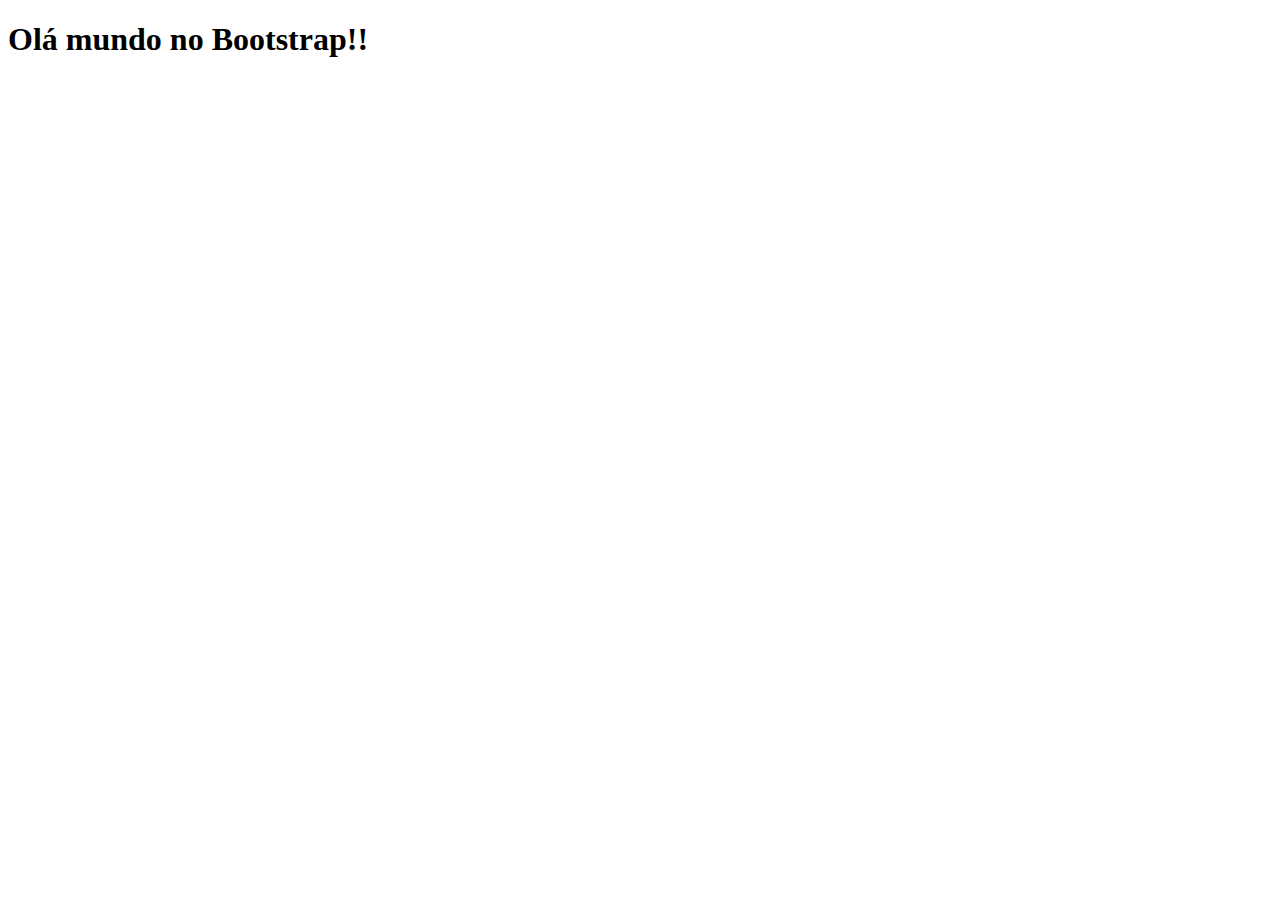
<file: 1_instalação_CDN/index.html>
<!DOCTYPE html>
<html lang="pt-br">
<head>
    <meta charset="UTF-8">
    <meta name="viewport" content="width=device-width, initial-scale=1.0">
    <title>Bootstrap por CDN</title>
    <!-- Link para Bootstrap via CDN -->
    <link href="https://cdn.jsdelivr.net/npm/bootstrap@5.3.1/dist/css/bootstrap.min.css" rel="stylesheet" integrity="sha384-4bw+/aepP/YC94hEpVNVgiZdgIC5+VKNBQNGCHeKRQN+PtmoHDEXuppvnDJzQIu9" crossorigin="anonymous">
</head>
<body>
    <h1>Olá mundo no Bootstrap!!</h1>

</body>
</html>
</file>
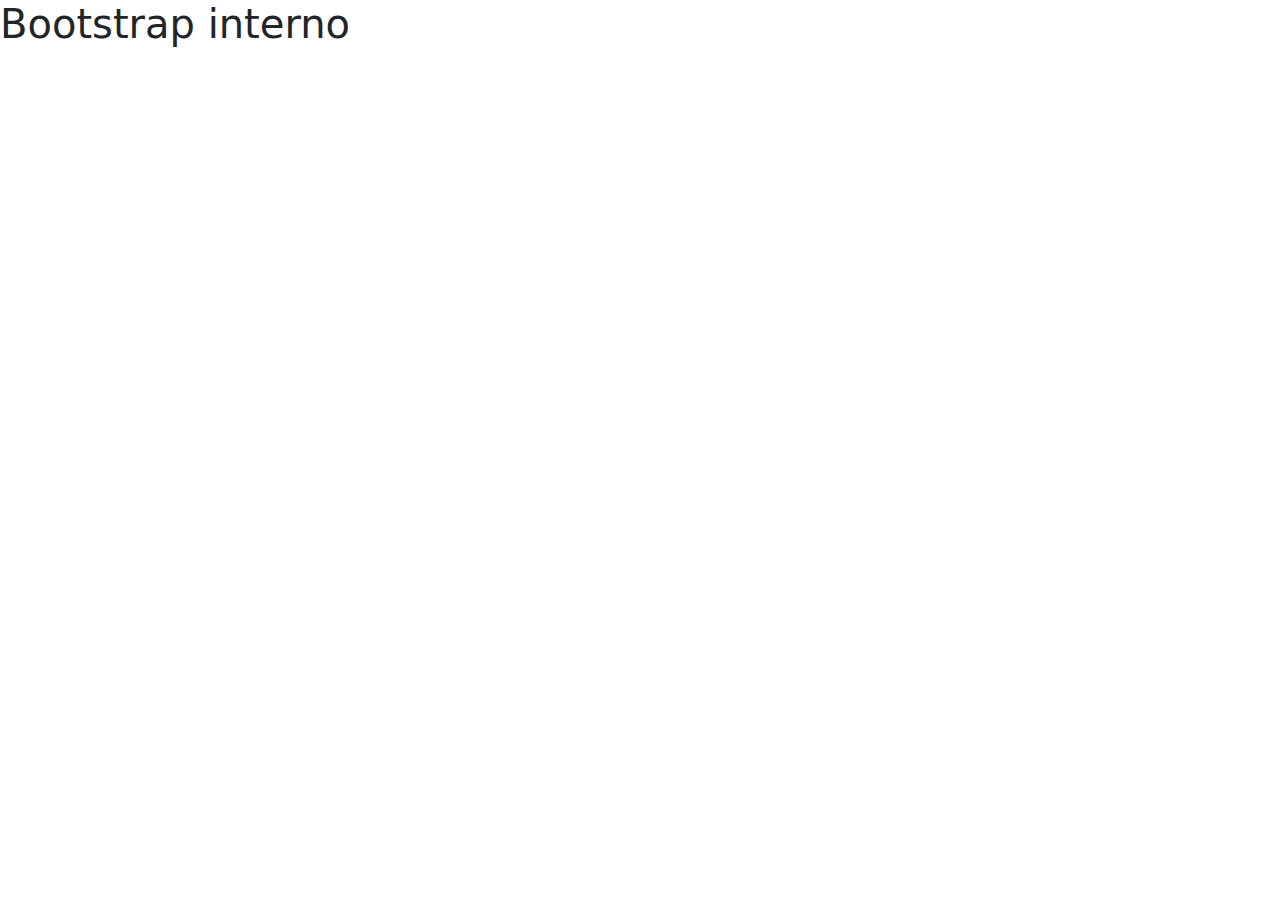
<file: 2_instalação_interna/index.html>
<!DOCTYPE html>
<html lang="pt-br">
<head>
    <meta charset="UTF-8">
    <meta name="viewport" content="width=device-width, initial-scale=1.0">
    <title>Exemplo instalação interna</title>

    <!-- Link para o bootstrap interno -->
    <link rel="stylesheet" href="css/bootstrap.css">
    
    <!-- Link para o JS do bootstrap -->
    <script src="js/bootstrap.js"></script>
</head>
<body>
    <h1>Bootstrap interno</h1>
</body>
</html>
</file>
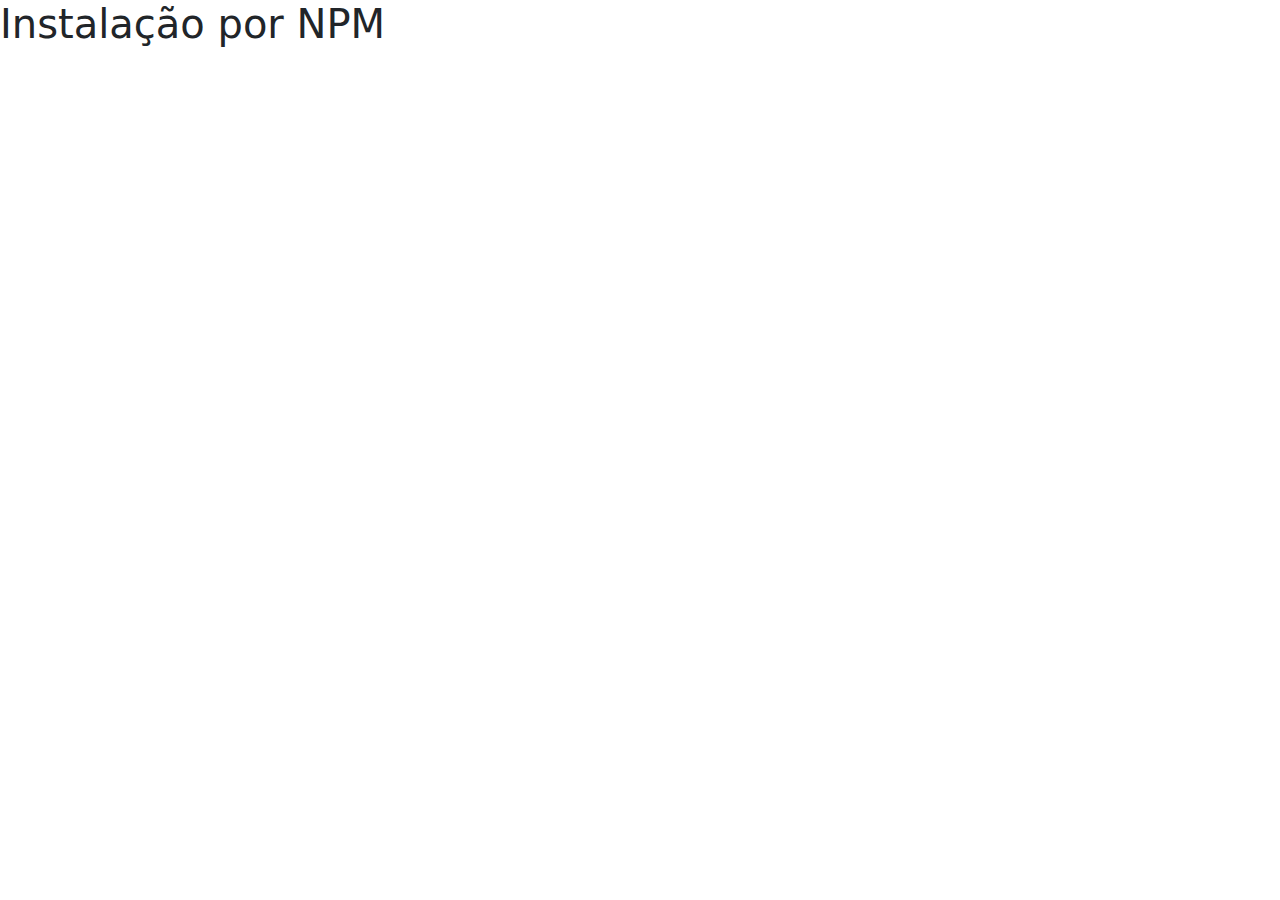
<file: 3_instalação_NPM/index.html>
<!DOCTYPE html>
<html lang="pt-br">
<head>
    <meta charset="UTF-8">
    <meta name="viewport" content="width=device-width, initial-scale=1.0">
    <title>Bootstrap instalado por NPM</title>

    <!-- Link para Bootstrap CSS -->
    <link rel="stylesheet" href="node_modules/bootstrap/dist/css/bootstrap.css">
</head>
<body>
    <h1>Instalação por NPM</h1>
</body>
</html>
</file>
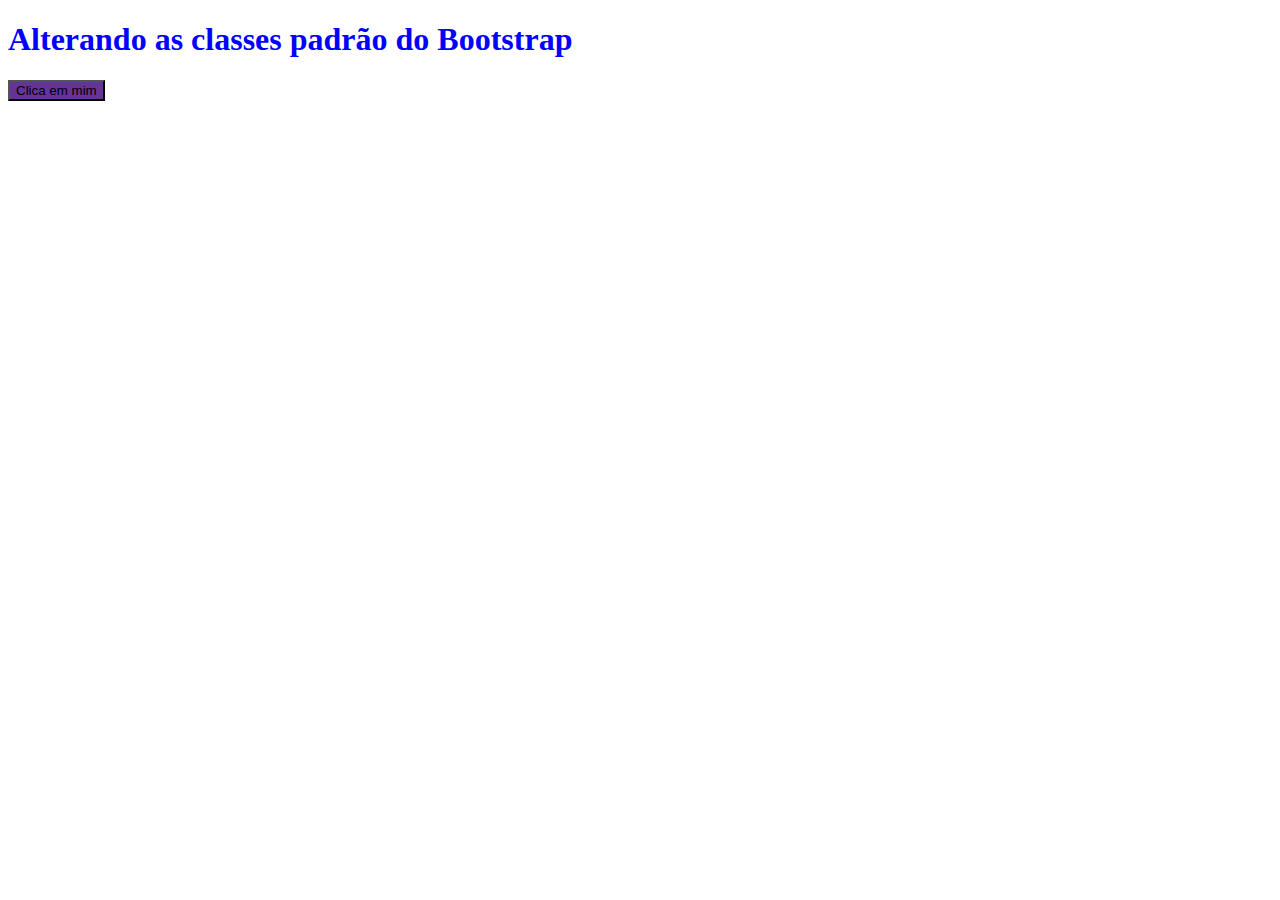
<file: 4_EX_Alteração_classes/index.html>
<!DOCTYPE html>
<html lang="pt-br">
<head>
    <meta charset="UTF-8">
    <meta name="viewport" content="width=device-width, initial-scale=1.0">
    <title>Alterando classes do Bootstrap</title>
    <link href="https://cdn.jsdelivr.net/npm/bootstrap@5.3.1/dist/css/bootstrap.min.css" rel="stylesheet" integrity="sha384-4bw+/aepP/YC94hEpVNVgiZdgIC5+VKNBQNGCHeKRQN+PtmoHDEXuppvnDJzQIu9" crossorigin="anonymous">
    <script src="https://cdn.jsdelivr.net/npm/bootstrap@5.3.1/dist/js/bootstrap.bundle.min.js" integrity="sha384-HwwvtgBNo3bZJJLYd8oVXjrBZt8cqVSpeBNS5n7C8IVInixGAoxmnlMuBnhbgrkm" crossorigin="anonymous"></script>

    <link rel="stylesheet" href="style.css">
</head>
<body>
    <h1>Alterando as classes padrão do Bootstrap</h1>
    <button class="btn btn-success">Clica em mim</button>
</body>
</html>
</file>
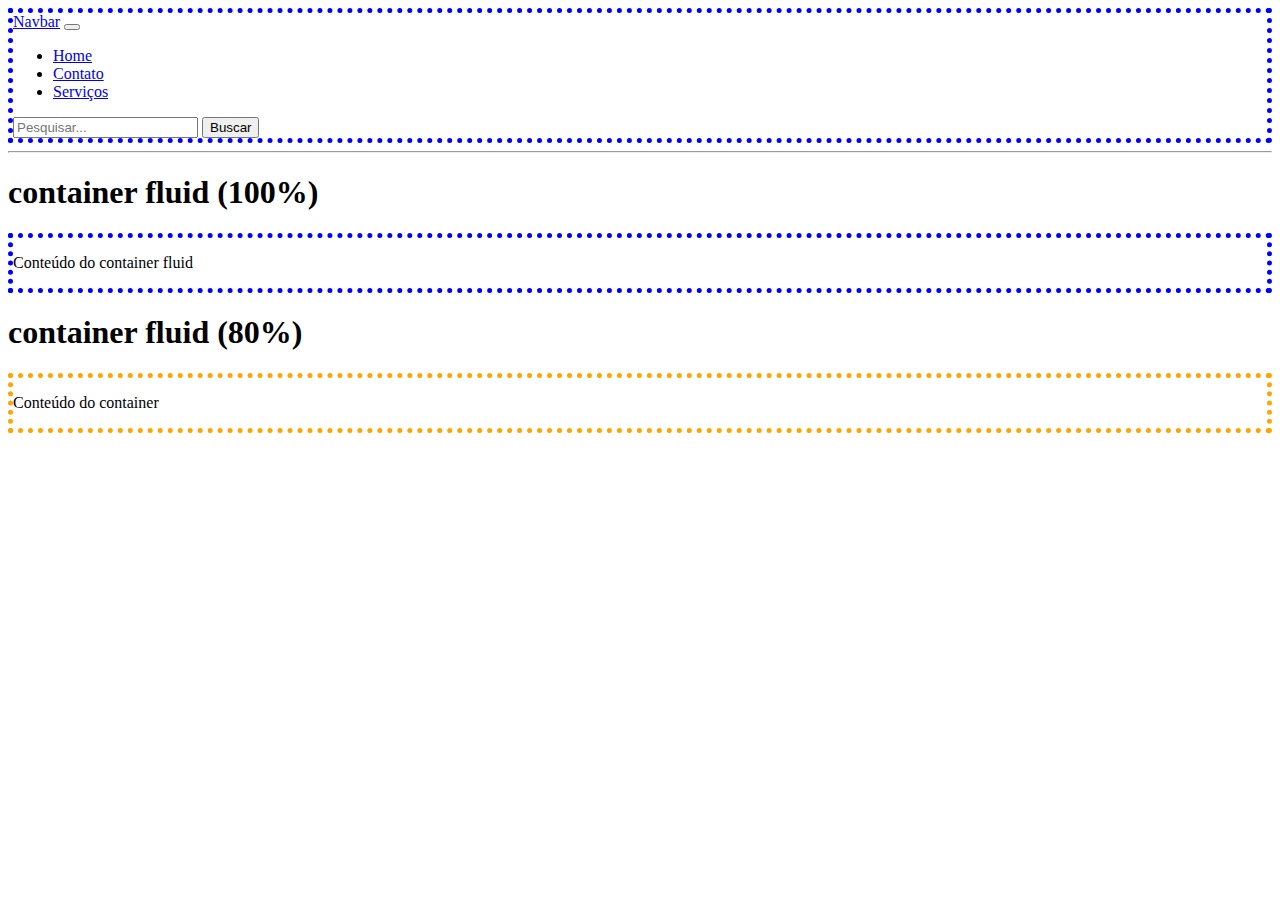
<file: 5_Ex_Containers/index.html>
<!DOCTYPE html>
<html lang="pt-br">
<head>
    <meta charset="UTF-8">
    <meta name="viewport" content="width=device-width, initial-scale=1.0">
    <title>Containers</title>

    <link href="https://cdn.jsdelivr.net/npm/bootstrap@5.3.1/dist/css/bootstrap.min.css" rel="stylesheet" integrity="sha384-4bw+/aepP/YC94hEpVNVgiZdgIC5+VKNBQNGCHeKRQN+PtmoHDEXuppvnDJzQIu9" crossorigin="anonymous">
    <script src="https://cdn.jsdelivr.net/npm/bootstrap@5.3.1/dist/js/bootstrap.bundle.min.js" integrity="sha384-HwwvtgBNo3bZJJLYd8oVXjrBZt8cqVSpeBNS5n7C8IVInixGAoxmnlMuBnhbgrkm" crossorigin="anonymous"></script>

    <link rel="stylesheet" href="style.css">

</head>
<body>
    <nav class="navbar navbar-expand-lg bg-body-tertiary">
        <div class="container-fluid">
          <a class="navbar-brand" href="#">Navbar</a>
          <button class="navbar-toggler" type="button" data-bs-toggle="collapse" data-bs-target="#navbarSupportedContent" aria-controls="navbarSupportedContent" aria-expanded="false" aria-label="Toggle navigation">
            <span class="navbar-toggler-icon"></span>
          </button>
          <div class="collapse navbar-collapse" id="navbarSupportedContent">
            <ul class="navbar-nav me-auto mb-2 mb-lg-0">
              <li class="nav-item">
                <a class="nav-link active" aria-current="page" href="#">Home</a>
              </li>
              <li class="nav-item">
                <a class="nav-link" href="#">Contato</a>
              </li>
              <li class="nav-item">
                <a class="nav-link" href="#">Serviços</a>
              </li>
            </ul>
            <form class="d-flex" role="search">
              <input class="form-control me-2" type="search" placeholder="Pesquisar..." aria-label="Search">
              <button class="btn btn-outline-danger" type="submit">Buscar</button>
            </form>
          </div>
        </div>
      </nav>

      <!-- -------------------------------------- -->
      <hr>
      <h1>container fluid (100%)</h1>
      <div class="container-fluid">
        <p>Conteúdo do container fluid</p>
      </div>

      <h1>container fluid (80%)</h1>
      <div class="container">
        <p>Conteúdo do container</p>
      </div>
</body>
</html>
</file>
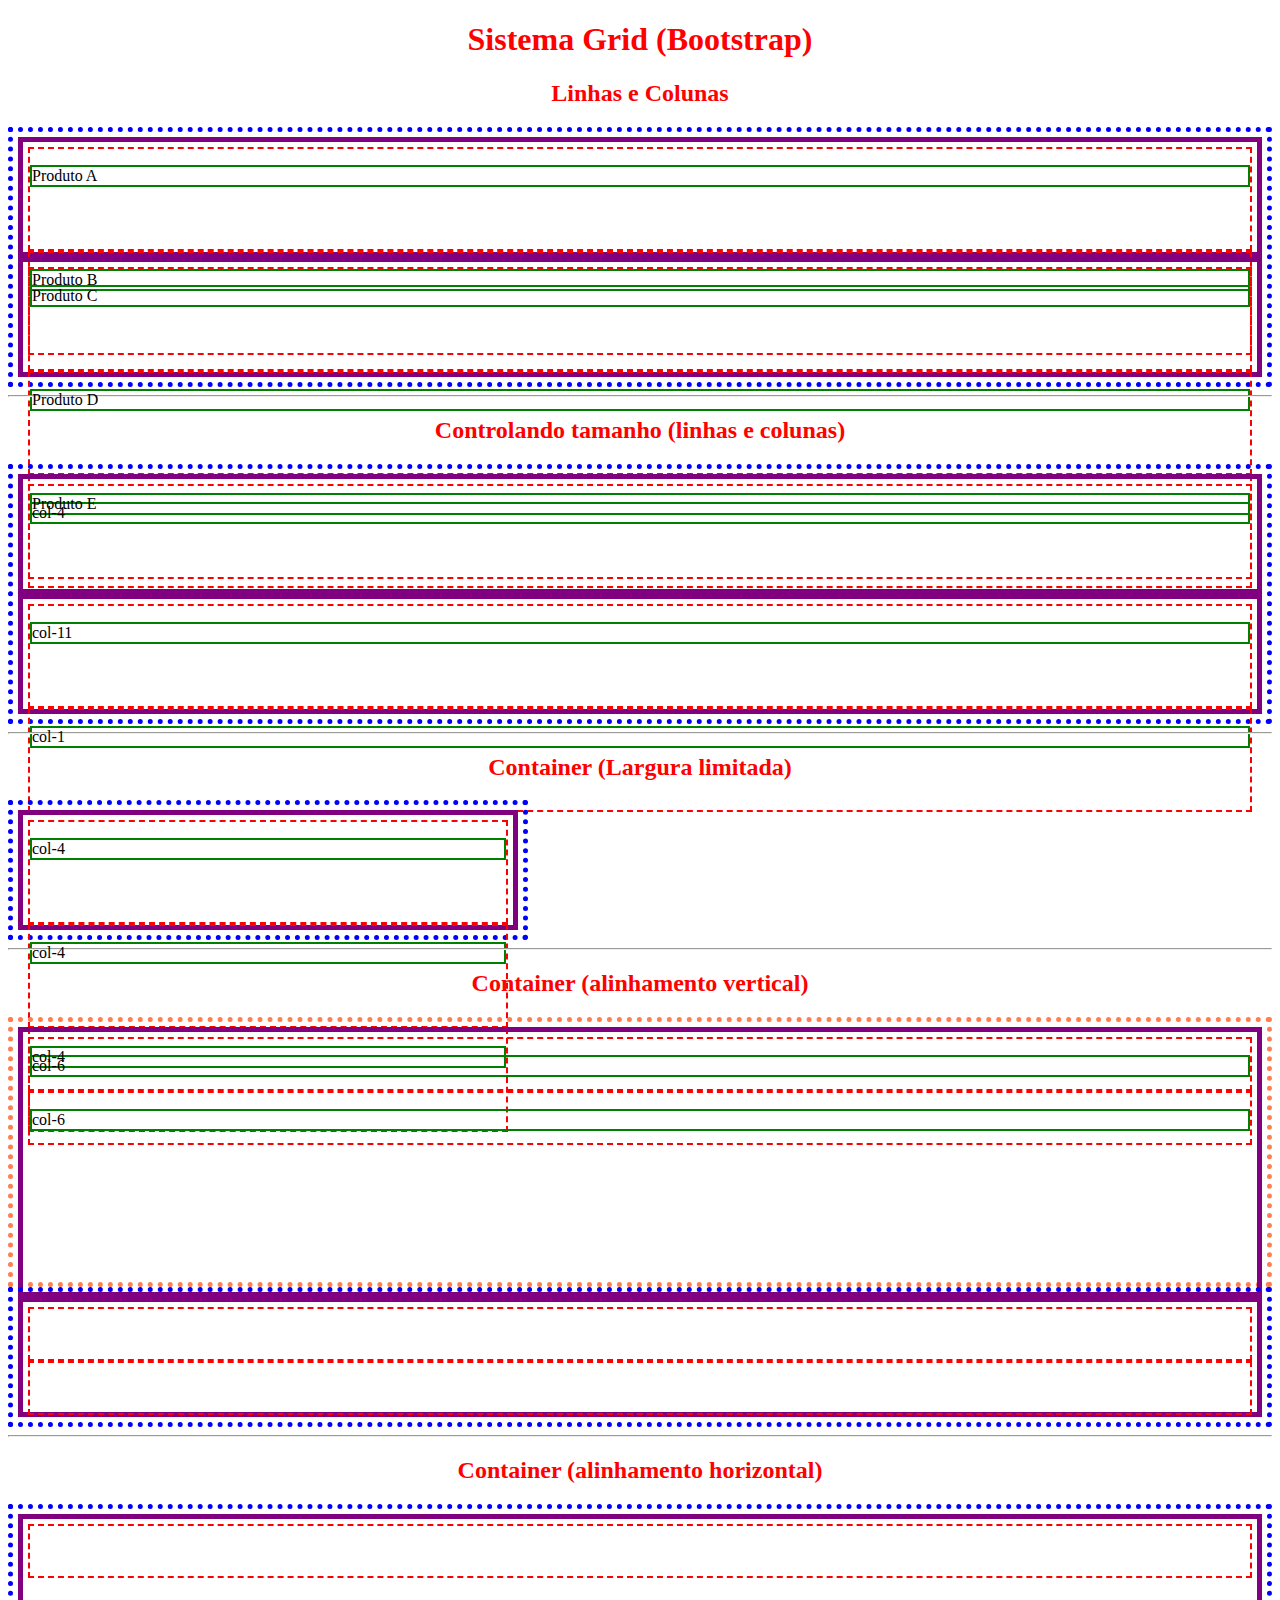
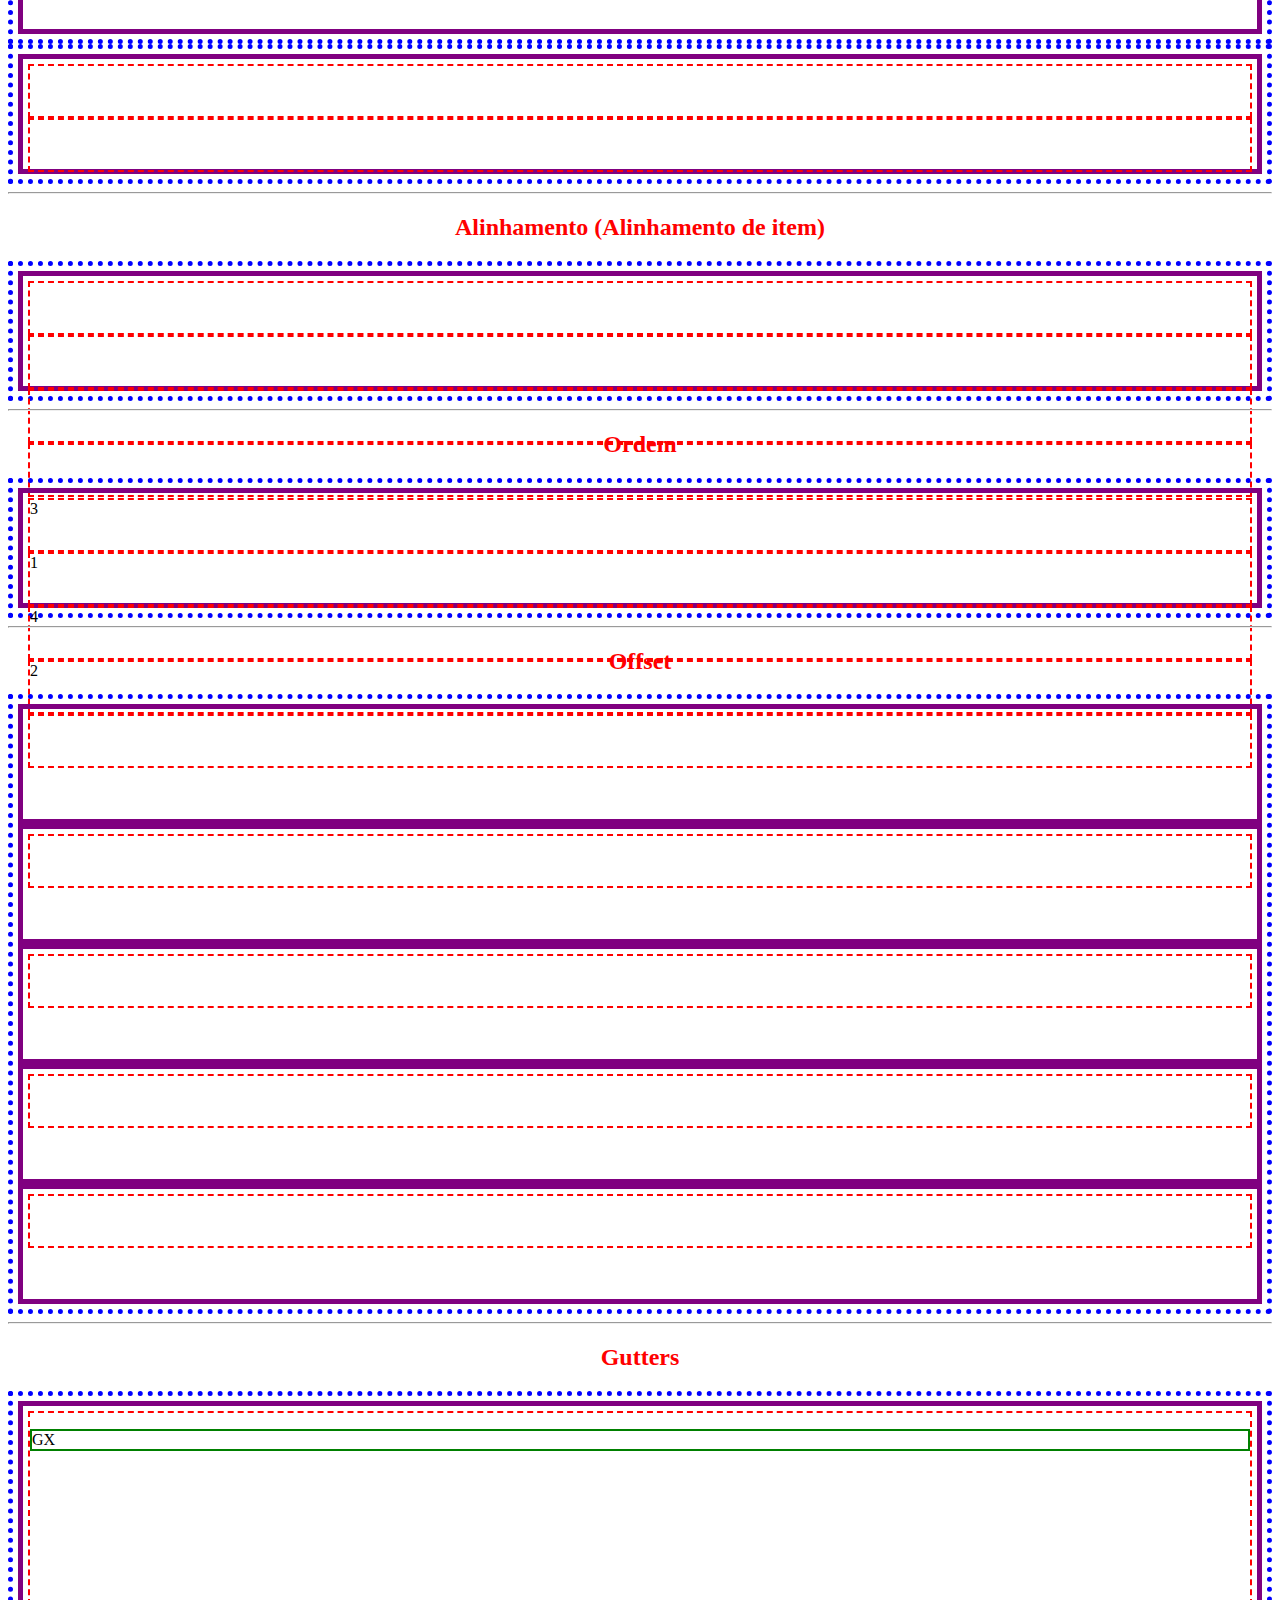
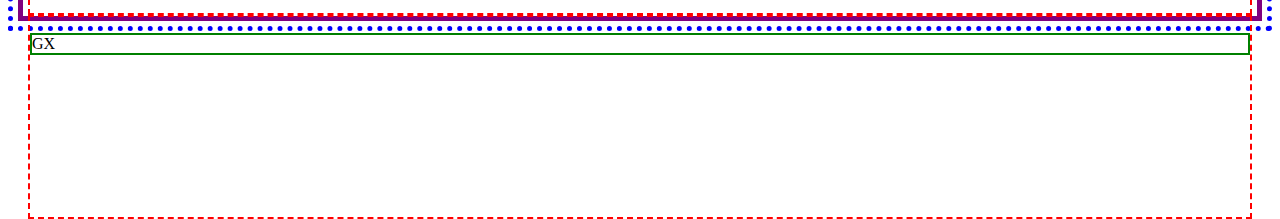
<file: 6_Ex_Grid/index.html>
<!DOCTYPE html>
<html lang="pt-br">
<head>
    <meta charset="UTF-8">
    <meta name="viewport" content="width=device-width, initial-scale=1.0">

    <link href="https://cdn.jsdelivr.net/npm/bootstrap@5.3.1/dist/css/bootstrap.min.css" rel="stylesheet" integrity="sha384-4bw+/aepP/YC94hEpVNVgiZdgIC5+VKNBQNGCHeKRQN+PtmoHDEXuppvnDJzQIu9" crossorigin="anonymous">
<script src="https://cdn.jsdelivr.net/npm/bootstrap@5.3.1/dist/js/bootstrap.bundle.min.js" integrity="sha384-HwwvtgBNo3bZJJLYd8oVXjrBZt8cqVSpeBNS5n7C8IVInixGAoxmnlMuBnhbgrkm" crossorigin="anonymous"></script>

    <link rel="stylesheet" href="style.css">
    <title>Grid</title>
</head>

<body>
    <!-- Eduardo Nunes de Lima 1DE -->
    <h1>Sistema Grid (Bootstrap)</h1>
    <h2>Linhas e Colunas</h2>

    <div class="container">
        <div class="row">
            <div class="col">
                <p>Produto A</p>
            </div>
            <div class="col">
                <p>Produto B</p>
            </div>
        </div>
        <div class="row">
            <div class="col">
                <p>Produto C</p>
            </div>
            <div class="col">
                <p>Produto D</p>
            </div>
            <div class="col">
                <p>Produto E</p>
            </div>
        </div>
    </div>
    <hr>
<!-- ---------------------- (tamanho colunas (controlando)) -->

    <h2>Controlando tamanho (linhas e colunas)</h2>

    <div class="container">
        <div class="row">
            <div class="col-4">
                <p>col-4</p>
            </div>
            
        </div>
        <div class="row">
            <div class="col-11">
                <p>col-11</p>
            </div>
            <div class="col-1">
                <p>col-1</p>
            </div>
        </div>
    </div>
    <hr>
<!-- --------------------- (container largura limitada)-->

    <h2>Container (Largura limitada)</h2>

    <div class="container" id="largura-limitada">
        <div class="row">
            <div class="col-4">
                <p>col-4</p>
            </div>
            <div class="col-4">
                <p>col-4</p>
            </div>
            <div class="col-4">
                <p>col-4</p>
            </div>
        </div>
    </div>
    <hr>

<!-- ------------- Container alinhamento vertical (parecido com flex-box) -->

    <h2>Container (alinhamento vertical)</h2>

    <div class="container" id="vertical">
        <div class="row align-items-end">
            <div class="col-6">
                <p>col-6</p>
            </div>
            <div class="col-6">
                <p>col-6</p>
            </div>
        </div>
    </div>
    <div class="container">
        <div class="row align-items-center">
            <div class="col-6">
            </div>
            <div class="col-6">
            </div>
        </div>
    </div>
    <hr>

<!-- ------------- Container (horizontal) (parecido com flex-box) -->

    <h2>Container (alinhamento horizontal)</h2>

    <div class="container">
        <div class="row align-items-center justify-content-center">
            <div class="col-3"></div>
        </div>
    </div>

    <div class="container">
        <div class="row justify-content-end">
            <div class="col-3"></div>
            <div class="col-3"></div>
        </div>
    </div>
    <hr>

<!-- ------------- Container (Alinhamento de item) (parecido com flex-box) -->   

    <h2>Alinhamento (Alinhamento de item)</h2>

    <div class="container">
        <div class="row">
            <div class="col-3"></div>
            <div class="col-3 align-self-center"></div>
            <div class="col-3"></div>
            <div class="col-3 align-self-end"></div>
        </div>
    </div>
    <hr>
    
<!-- ------------- Container (Alinhamento de item) (parecido com flex-box) -->   

    <h2>Ordem</h2>

    <div class="container">
        <div class="row">
            <div class="col-3 order-3">3</div>
            <div class="col-3 order-1">1</div>
            <div class="col-3 order-4">4</div>
            <div class="col-3 order-1">2</div>
        </div>
    </div>
    <hr>

<!-- ------------- Offset (parecido com flex-box) -->

    <h2>Offset</h2>

    <div class="container" id="offset">
        <div class="row">
            <div class="col-md-3 offset-md-1"></div>
        </div>
        <div class="row">
            <div class="col-md-3 offset-md-2"></div>
        </div>
        <div class="row">
            <div class="col-md-3 offset-md-3"></div>
        </div>
        <div class="row">
            <div class="col-md-3 offset-md-4"></div>
        </div>
        <div class="row">
            <div class="col-md-3 offset-md-5"></div>
        </div>
    </div>
    <hr>

<!-- ------------- Gutters (parecido com flex-box) -->

    <h2>Gutters</h2>

    <div class="container" id="gutter">
        <div class="row g-5">
            <div class="col">
                <p>GX</p>
            </div>
            <div class="col">
                <p>GX</p>
            </div>
        </div>
</body>
</html>
</file>
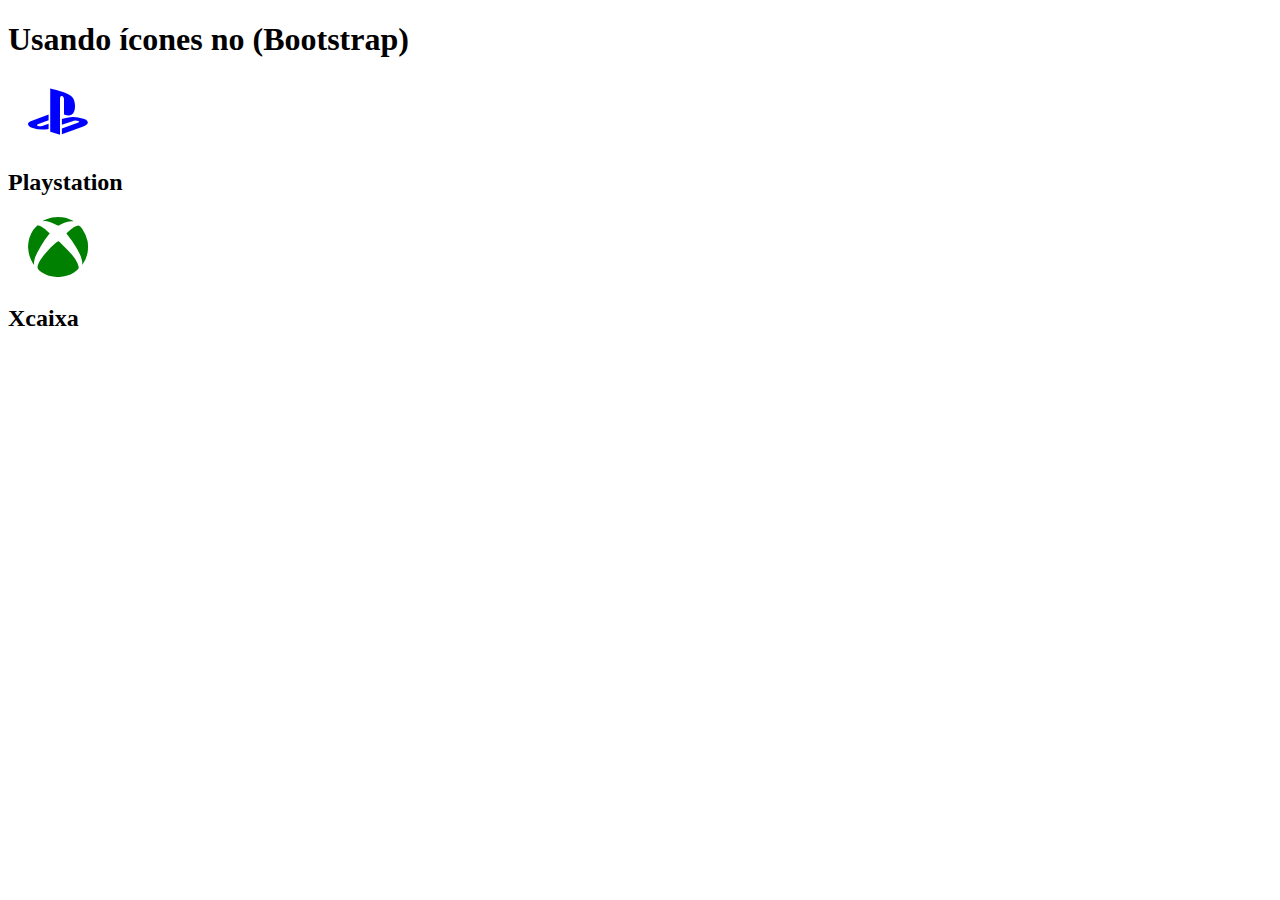
<file: 7_Ex_Icones/index.html>
<!DOCTYPE html>
<html lang="pt-br">
<head>
    <meta charset="UTF-8">
    <meta name="viewport" content="width=device-width, initial-scale=1.0">
    <link href="https://cdn.jsdelivr.net/npm/bootstrap@5.3.1/dist/css/bootstrap.min.css" rel="stylesheet" integrity="sha384-4bw+/aepP/YC94hEpVNVgiZdgIC5+VKNBQNGCHeKRQN+PtmoHDEXuppvnDJzQIu9" crossorigin="anonymous">  
    <link rel="stylesheet" href="https://cdn.jsdelivr.net/npm/bootstrap-icons@1.10.5/font/bootstrap-icons.css">
    <link rel="stylesheet" href="style.css">
    <title>Ícones no Bootstrap</title>
</head>
<body>
    <h1>Usando ícones no (Bootstrap)</h1>

    <i class="bi bi-playstation azul"></i><h2>Playstation</h2>
    <i class="bi bi-xbox verde"></i><h2>Xcaixa</h2>
</body>
</html>
</file>
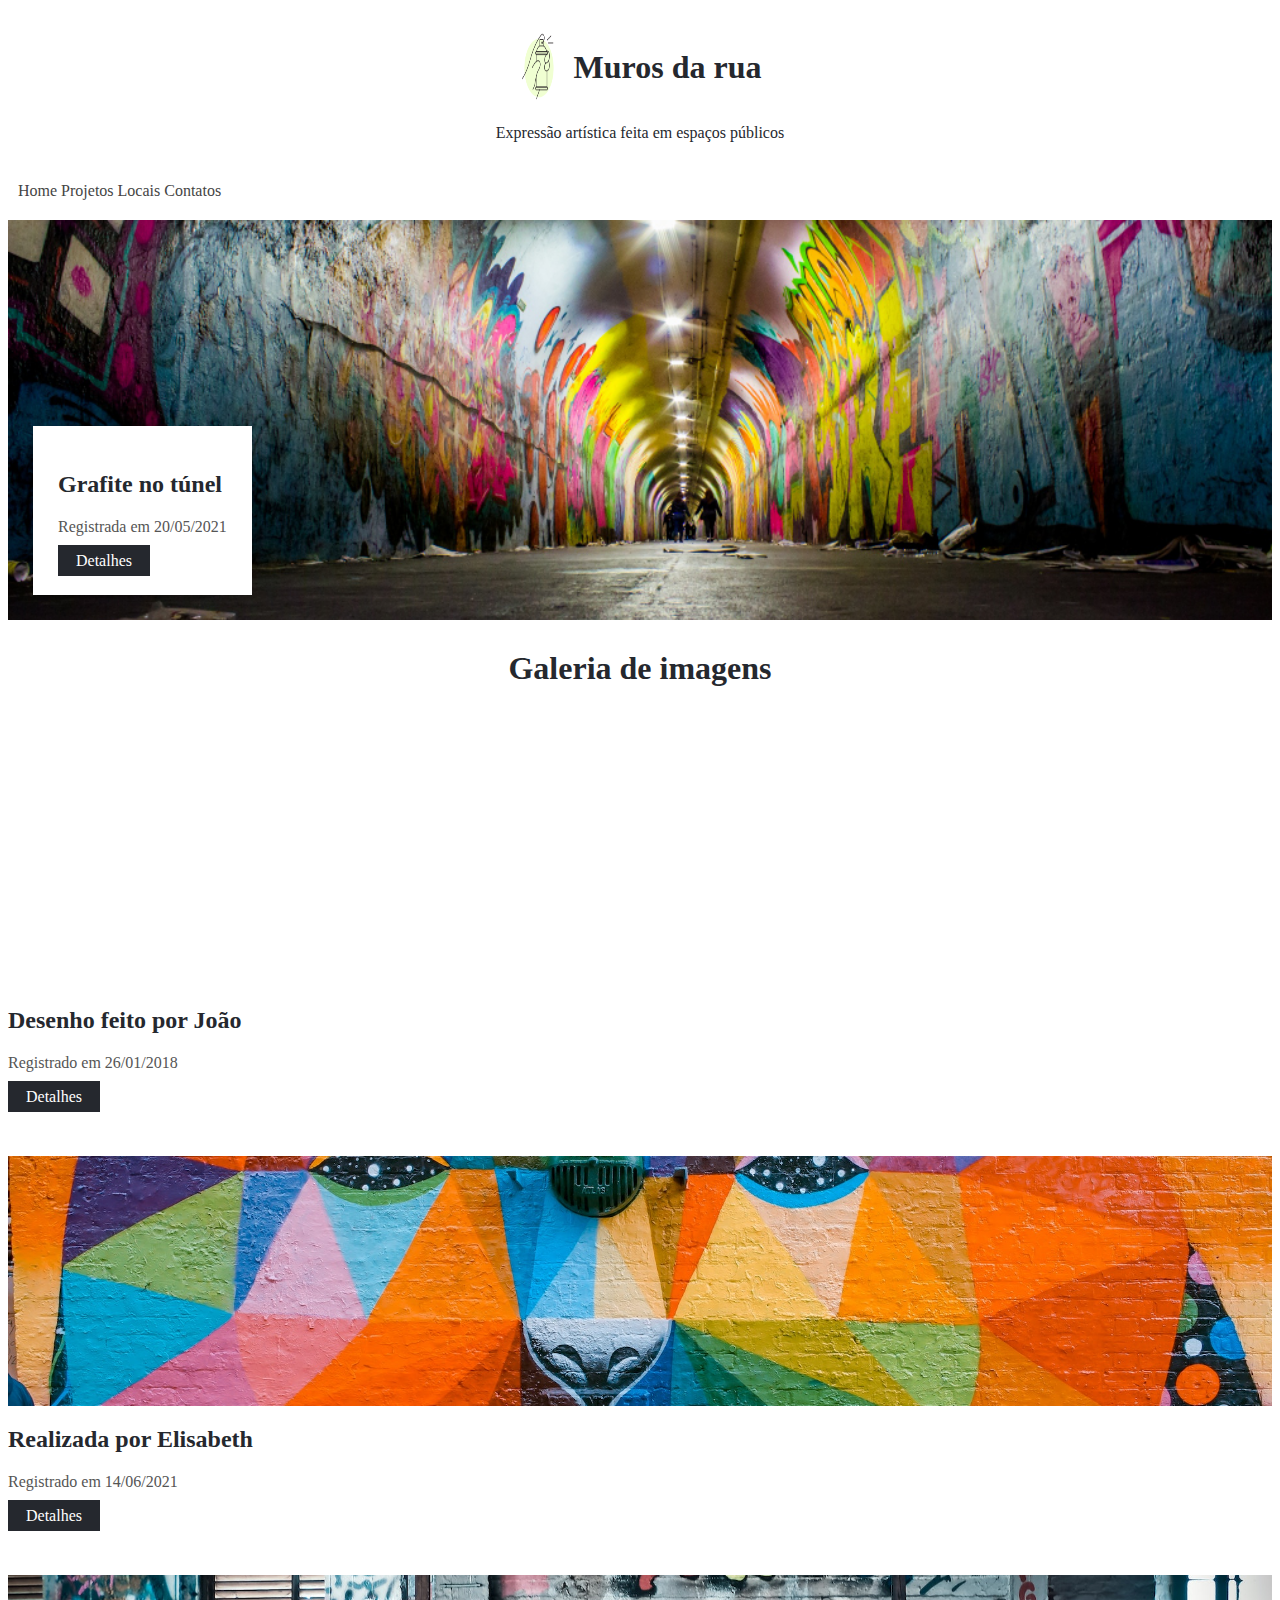
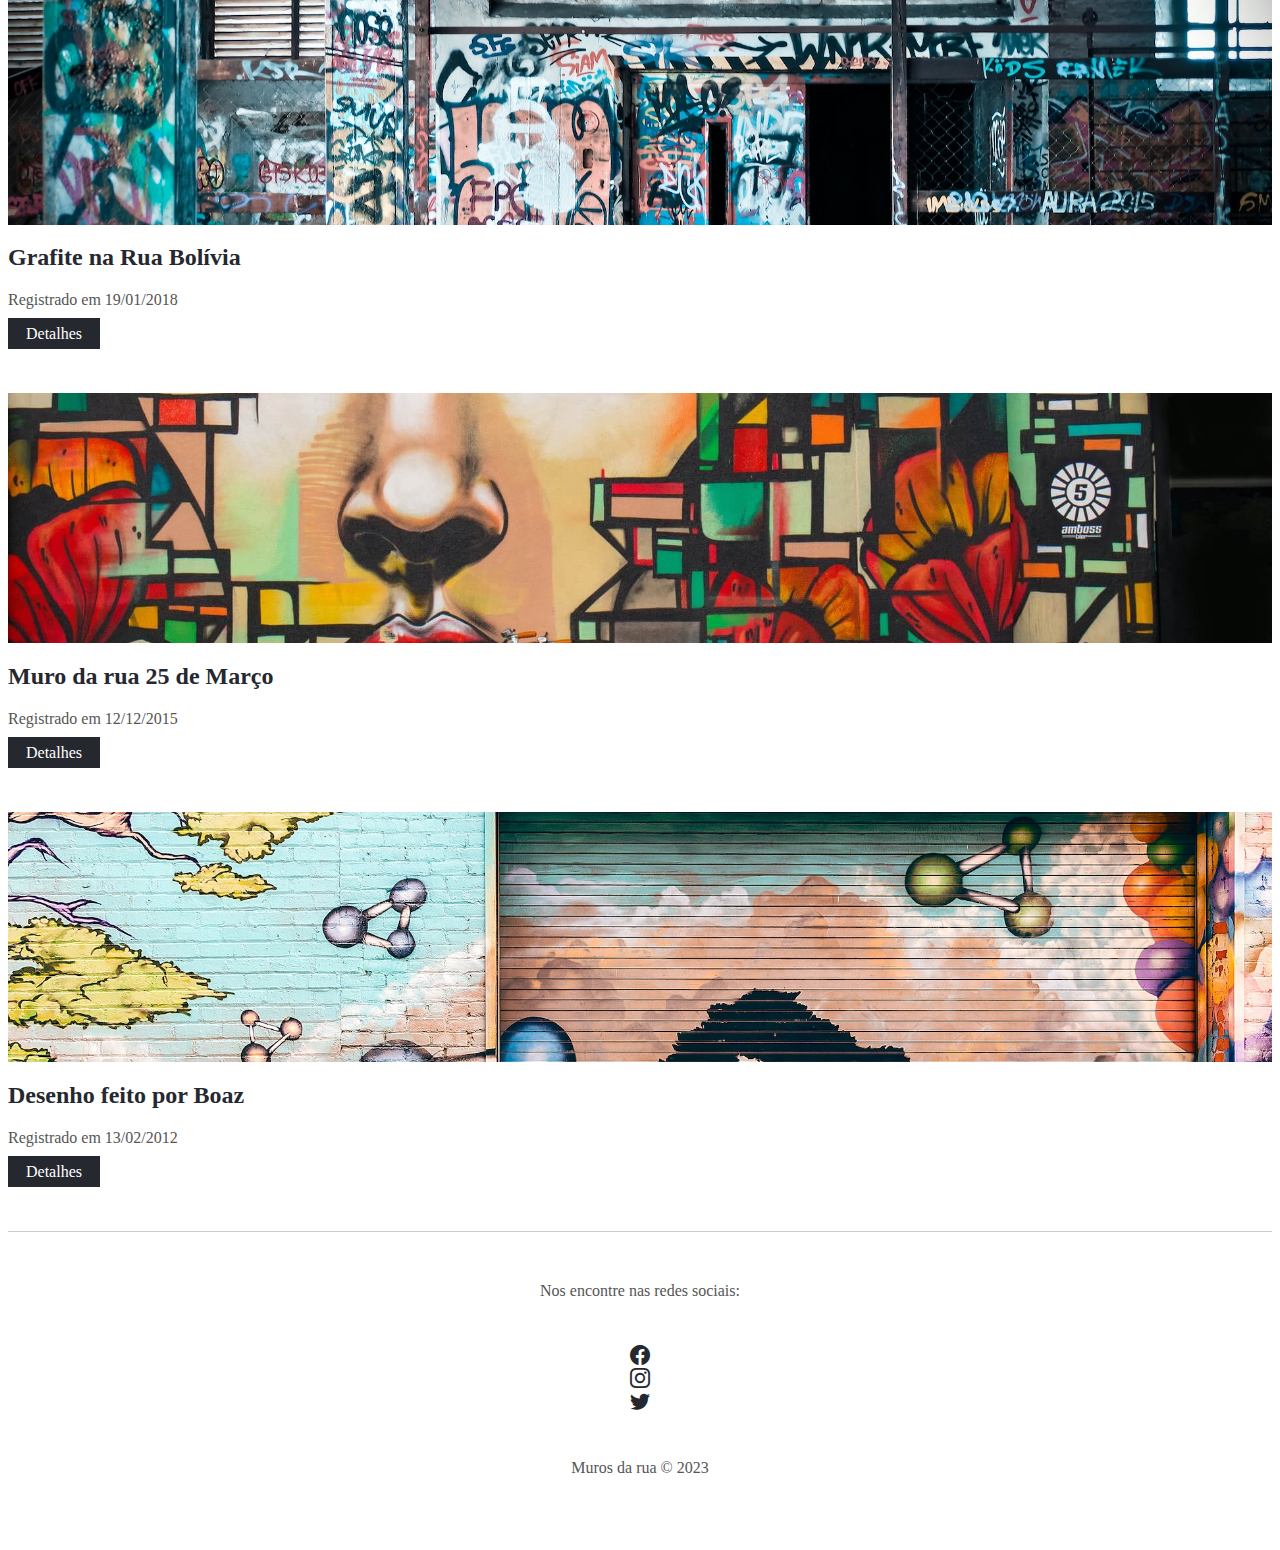
<file: 8_Ex_Muros/index.html>
<!DOCTYPE html>
<html lang="pt-br">
<head>
    <meta charset="UTF-8">
    <meta name="viewport" content="width=device-width, initial-scale=1.0">
    <title>Muros da rua</title>
    <link rel="shortcut icon" href="img/grafitt.png" type="image/x-icon">
    <link href="https://cdn.jsdelivr.net/npm/bootstrap@5.3.1/dist/css/bootstrap.min.css" rel="stylesheet" integrity="sha384-4bw+/aepP/YC94hEpVNVgiZdgIC5+VKNBQNGCHeKRQN+PtmoHDEXuppvnDJzQIu9" crossorigin="anonymous">
    <link rel="stylesheet" href="https://cdn.jsdelivr.net/npm/bootstrap-icons@1.10.5/font/bootstrap-icons.css">
    <link rel="stylesheet" href="style.css">
</head>
<body>
    <div class="container-fluid">
        <header class="row" id="header">
            <div id="logo-container">
                <img src="img/grafitt.png" alt="Art" id="logo">
                <h1>Muros da rua</h1>
            </div>
            <p>Expressão artística feita em espaços públicos</p>
        </header>
        <nav id="navbar" class="container">
            <div class="row justify-content-center">
                <a href="#">Home</a>
                <a href="#">Projetos</a>
                <a href="#">Locais</a>
                <a href="#">Contatos</a>
            </div>
        </nav>
    </div>
    <div class="container" id="main-image-container">
        <div class="main-image center-image">
            <div class="main-image-info">
                <h2>Grafite no túnel</h2>
                <p class="secondary-color">Registrada em 20/05/2021</p>
                <a href="#" class="btn">Detalhes</a>
            </div>
        </div>
    </div>
    <div class="container" id="gallery-container">
        <div class="col-12">
            <h1>Galeria de imagens</h1>
        </div>
        <div class="row gx-md-5">
            <div class="col-12 col-md-6">
                <div class="small-image-container center-image" id="img1"></div>
                <h2>Desenho feito por João</h2>
                <p class="secondary-color">Registrado em 26/01/2018</p>
                <a href="#" class="btn">Detalhes</a>
            </div>
            <div class="col-12 col-md-6">
                <div class="small-image-container center-image" id="img3"></div>
                <h2>Realizada por Elisabeth</h2>
                <p class="secondary-color">Registrado em 14/06/2021</p>
                <a href="#" class="btn">Detalhes</a>
            </div>
            <div class="col-12 col-md-6">
                <div class="small-image-container center-image" id="img4"></div>
                <h2>Grafite na Rua Bolívia</h2>
                <p class="secondary-color">Registrado em 19/01/2018</p>
                <a href="#" class="btn">Detalhes</a>
            </div>
            <div class="col-12 col-md-6">
                <div class="small-image-container center-image" id="img5"></div>
                <h2>Muro da rua 25 de Março</h2>
                <p class="secondary-color">Registrado em 12/12/2015</p>
                <a href="#" class="btn">Detalhes</a>
            </div>
            <div class="col-12 col-md-6">
                <div class="small-image-container center-image" id="img6"></div>
                <h2>Desenho feito por Boaz</h2>
                <p class="secondary-color">Registrado em 13/02/2012</p>
                <a href="#" class="btn">Detalhes</a>
            </div>
        </div>
    </div>
    <footer class="container">
        <p class="secondary-color">
            Nos encontre nas redes sociais:
        </p>
        <div class="row justify-content-center" id="social-icons-container">
            <div class="col-1">
                <a href="#"><i class="bi bi-facebook"></i></a>
            </div>
            <div class="col-1">
                <a href="#"><i class="bi bi-instagram"></i></a>
            </div>
            <div class="col-1">
                <a href="#"><i class="bi bi-twitter"></i></a>
            </div>
        </div>
        <p class="secondary-color">Muros da rua &copy; 2023</p>
    </footer>
</body>
</html>
</file>
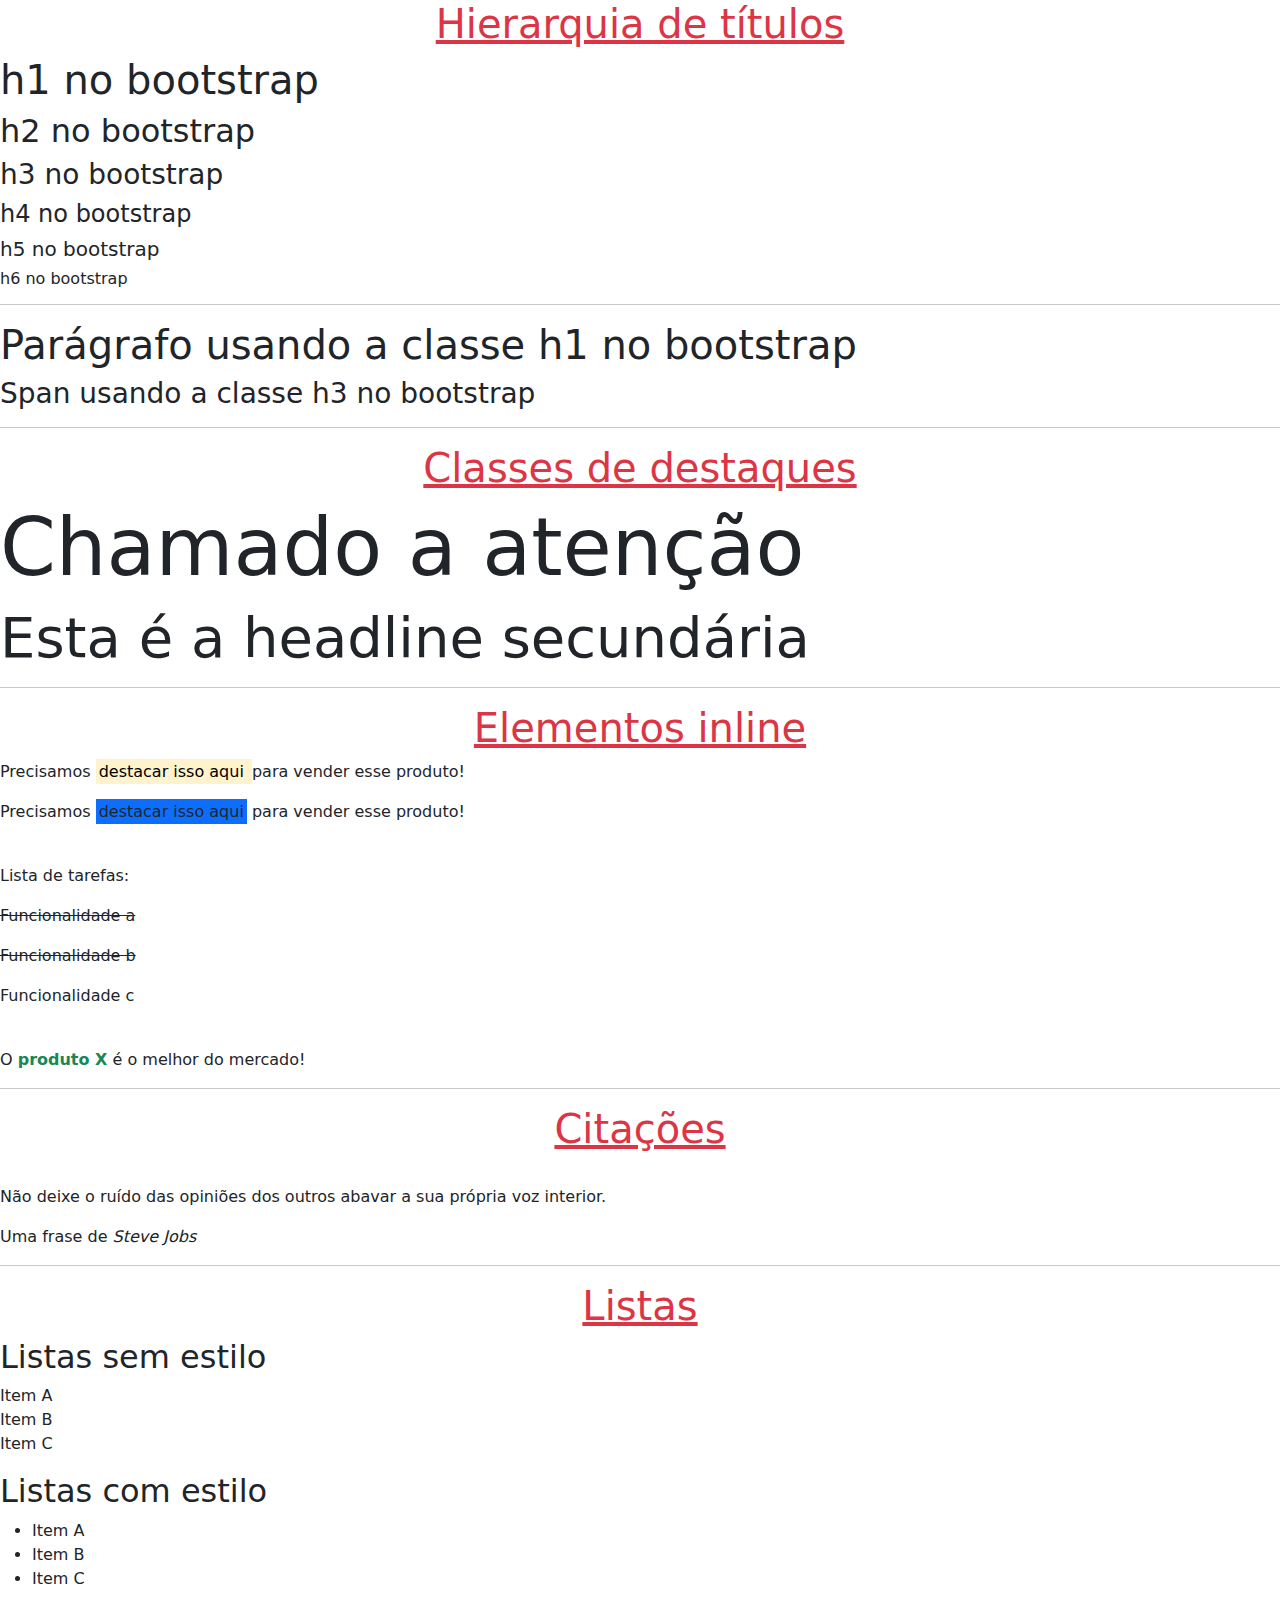
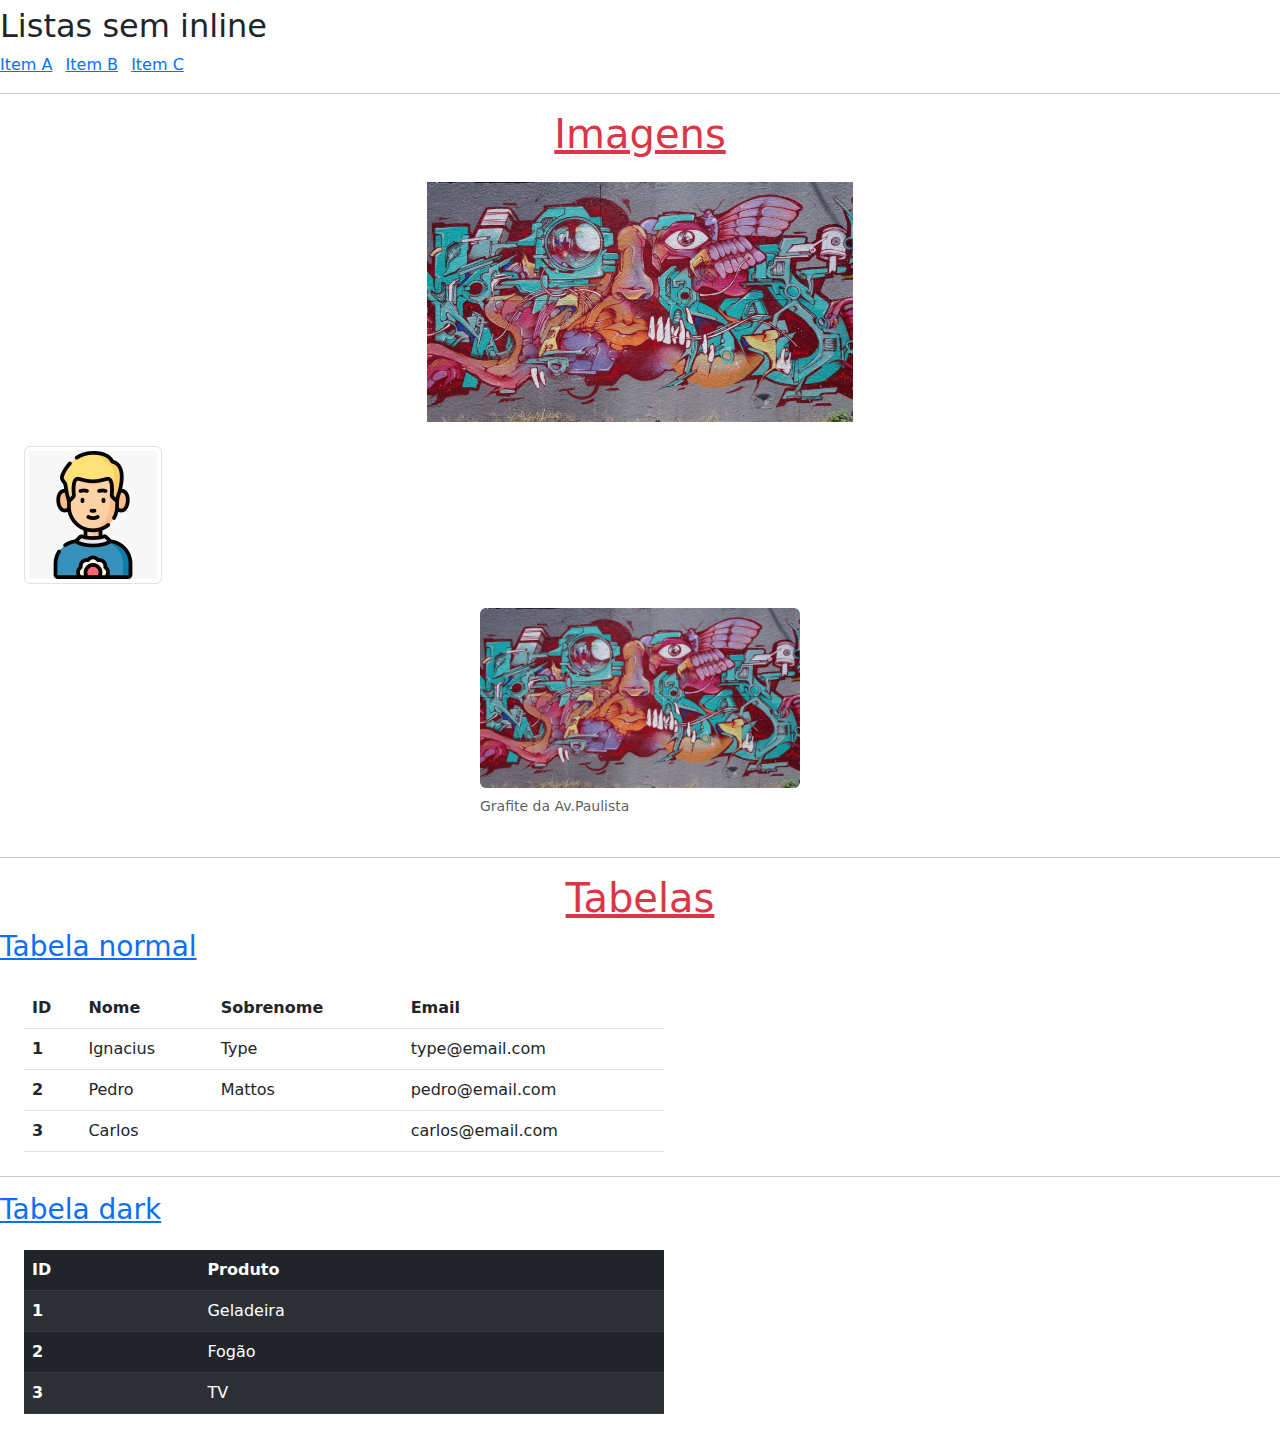
<file: 9_Ex_Conteúdo/index.html>
<!DOCTYPE html>
<html lang="pt-br">
<head>
    <meta charset="UTF-8">
    <meta name="viewport" content="width=device-width, initial-scale=1.0">
    <title>Exemplo instalação interna</title>

    <!-- Link para o bootstrap interno -->
    <link rel="stylesheet" href="css/bootstrap.css">
    
    <!-- Link para o JS do bootstrap -->
    <script src="js/bootstrap.js"></script>
</head>
<body>
    <!-- Headings (destaques/hierarquia) -->
    <h1 class="text-danger text-center text-decoration-underline">Hierarquia de títulos</h1>
    <h1>h1 no bootstrap</h1>
    <h2>h2 no bootstrap</h2>
    <h3>h3 no bootstrap</h3>
    <h4>h4 no bootstrap</h4>
    <h5>h5 no bootstrap</h5>
    <h6>h6 no bootstrap</h6>
    <hr>

    <p class="h1">Parágrafo usando a classe h1 no bootstrap</p>
    <span class="h3">Span usando a classe h3 no bootstrap</span>
    <hr>

    <!-- Display -->
    
    <h1 class="text-danger text-center text-decoration-underline">Classes de destaques</h1>
    <h1 class="display-1">Chamado a atenção</h1>
    <p class="display-4">Esta é a headline secundária</p>
    <hr>

    <!-- Elementos inline -->

    <h1 class="text-danger text-center text-decoration-underline">Elementos inline</h1>
    <p>Precisamos <mark> destacar isso aqui </mark> para vender esse produto!</p>
    <p>Precisamos <span class="mark bg-primary">destacar isso aqui</span> para vender esse produto!</p>
    <br>

    <p>Lista de tarefas:</p>
    <p><del>Funcionalidade a</del></p>
    <p class="text-decoration-line-through">Funcionalidade b</p>
    <p>Funcionalidade c</p>
    <br>

    <p>O <strong class="text-success">produto X</strong> é o melhor do mercado!</p>
    <hr>

    <!-- CItações -->

    <h1 class="text-danger text-center text-decoration-underline">Citações</h1>
    <br>
    <figure>
        <blockquote>
            <p>Não deixe o ruído das opiniões dos outros abavar a sua própria voz interior.</p>
        </blockquote>
        <figcaption>
            Uma frase de <cite title="Steve jobs">Steve Jobs</cite>
        </figcaption>
    </figure>
    <hr>

    <!-- Listas -->

    <h1 class="text-danger text-center text-decoration-underline">Listas</h1>
    <h2>Listas sem estilo</h2>
    <ul class="list-unstyled">
        <li>Item A</li>
        <li>Item B</li>
        <li>Item C</li>
    </ul>

    <h2>Listas com estilo</h2>
    <ul>
        <li>Item A</li>
        <li>Item B</li>
        <li>Item C</li>
    </ul>

    <h2>Listas sem inline</h2>
    <ul class="list-inline">
        <li class="list-inline-item"><a href="">Item A</a></li>
        <li class="list-inline-item"><a href="">Item B</a></li>
        <li class="list-inline-item"><a href="">Item C</a></li>
    </ul>
    <hr>

    <!-- Imagens -->
    
    <h1 class="text-danger text-center text-decoration-underline">Imagens</h1>

    <!-- A classe col-md-4 faz com que a div ocupe um quarto da largura -->
    <!-- A classe m-4 é um valor de margem em todos os lados -->
    <!-- A classe mx-auto centraliza a imagem -->
    <!-- A classe img-fluid é uma maneira muito útil de fazer com que as imgagens se ajustem ao tamanho do seu contaíner -->

    <div class="col-md-4 m-4 mx-auto">
        <img class="img-fluid" src="img/g.1.jpeg">
    </div>

    <!-- Thumbnail -->
    <!-- A classe img-thumbnail serve para tornar a imagem miniatura -->

    <div class="col-md-4 m-4">
        <img src="img/avatar.png" class="img-thumbnail">
    </div>

    <!-- Figure -->
    <!-- A classe figure é uma classe Bootstrap que é usada para exibir imagens com legendas -->

    <div class="col-md-3 m-4 mx-auto">
        <figure class="figure">
            <img src="img/g.1.jpeg" class="figure-img img-fluid rounded">
            <figcaption class="figure-caption">Grafite da Av.Paulista</figcaption>
        </figure>
    </div>
    <hr>

    <!-- Tabela -->

    <h1 class="text-danger text-center text-decoration-underline">Tabelas</h1>
    <h3 class="text-primary text-decoration-underline">Tabela normal</h3>
    <div class="col-6">
        <table class="table m-4">
            <thead>
                <tr>
                    <th scope="col">ID</th>
                    <th scope="col">Nome</th>
                    <th scope="col">Sobrenome</th>
                    <th scope="col">Email</th>
                </tr>
            </thead>
            <tbody>
                <tr>
                    <th scope="row">1</th>
                    <td>Ignacius</td>
                    <td>Type</td>
                    <td>type@email.com</td>
                </tr>
                <tr>
                    <th scope="row">2</th>
                    <td>Pedro</td>
                    <td>Mattos</td>
                    <td>pedro@email.com</td>
                </tr>
                <tr>
                    <th scope="row">3</th>
                    <td colspan="2">Carlos</td>
                    <td>carlos@email.com</td>
                </tr>
            </tbody>
        </table>
    </div>
    <hr>

    <h3 class="text-primary text-decoration-underline">Tabela dark</h3>

    <div class="col-6 m-4">
        <table class="table table-dark table-striped">
            <thead>
                <tr>
                    <th scope="col">ID</th>
                    <th scope="col">Produto</th>
                </tr>
            </thead>
            <tbody>
                <tr>
                    <th scope="row">1</th>
                    <td>Geladeira</td>
                </tr>
                <tr>
                    <th scope="row">2</th>
                    <td>Fogão</td>
                </tr>
                <tr>
                    <th scope="row">3</th>
                    <td>TV</td>
                </tr>
            </tbody>
        </table>
    </div>


</body>
</html>
</file>
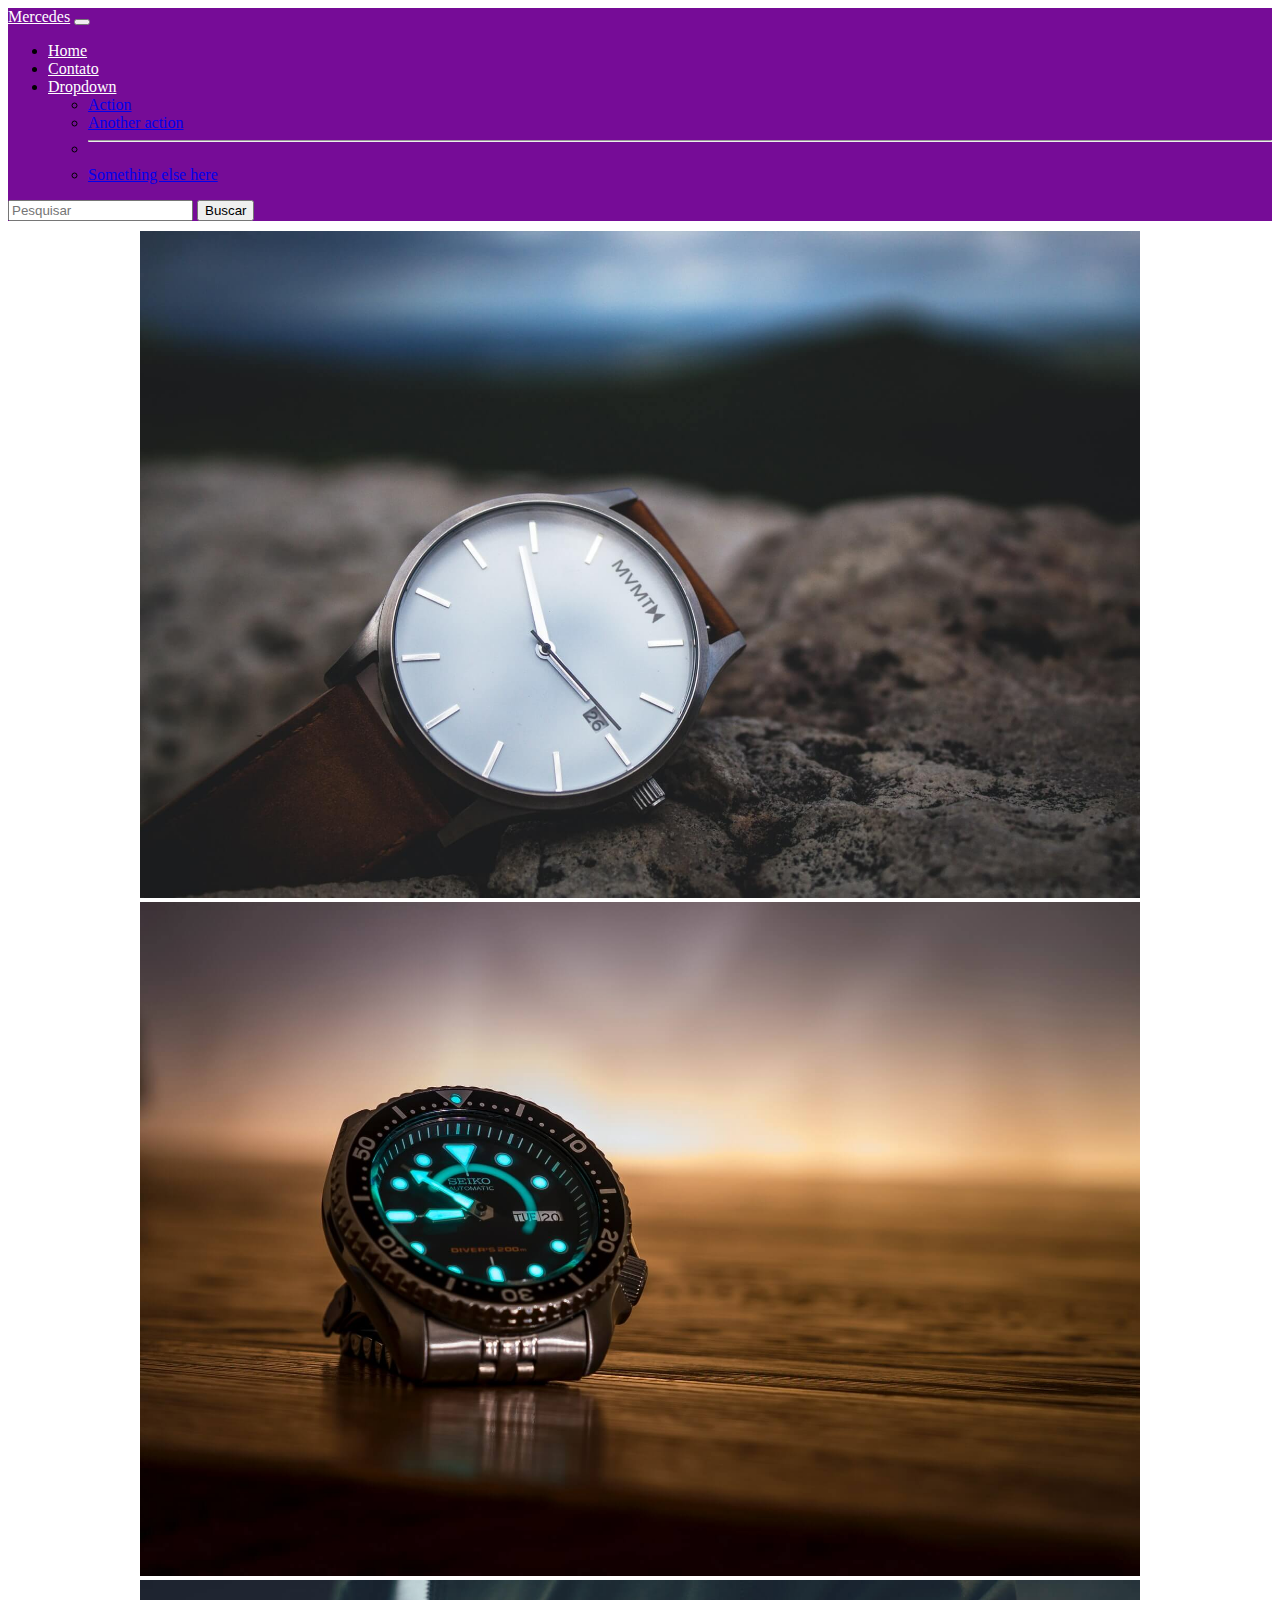
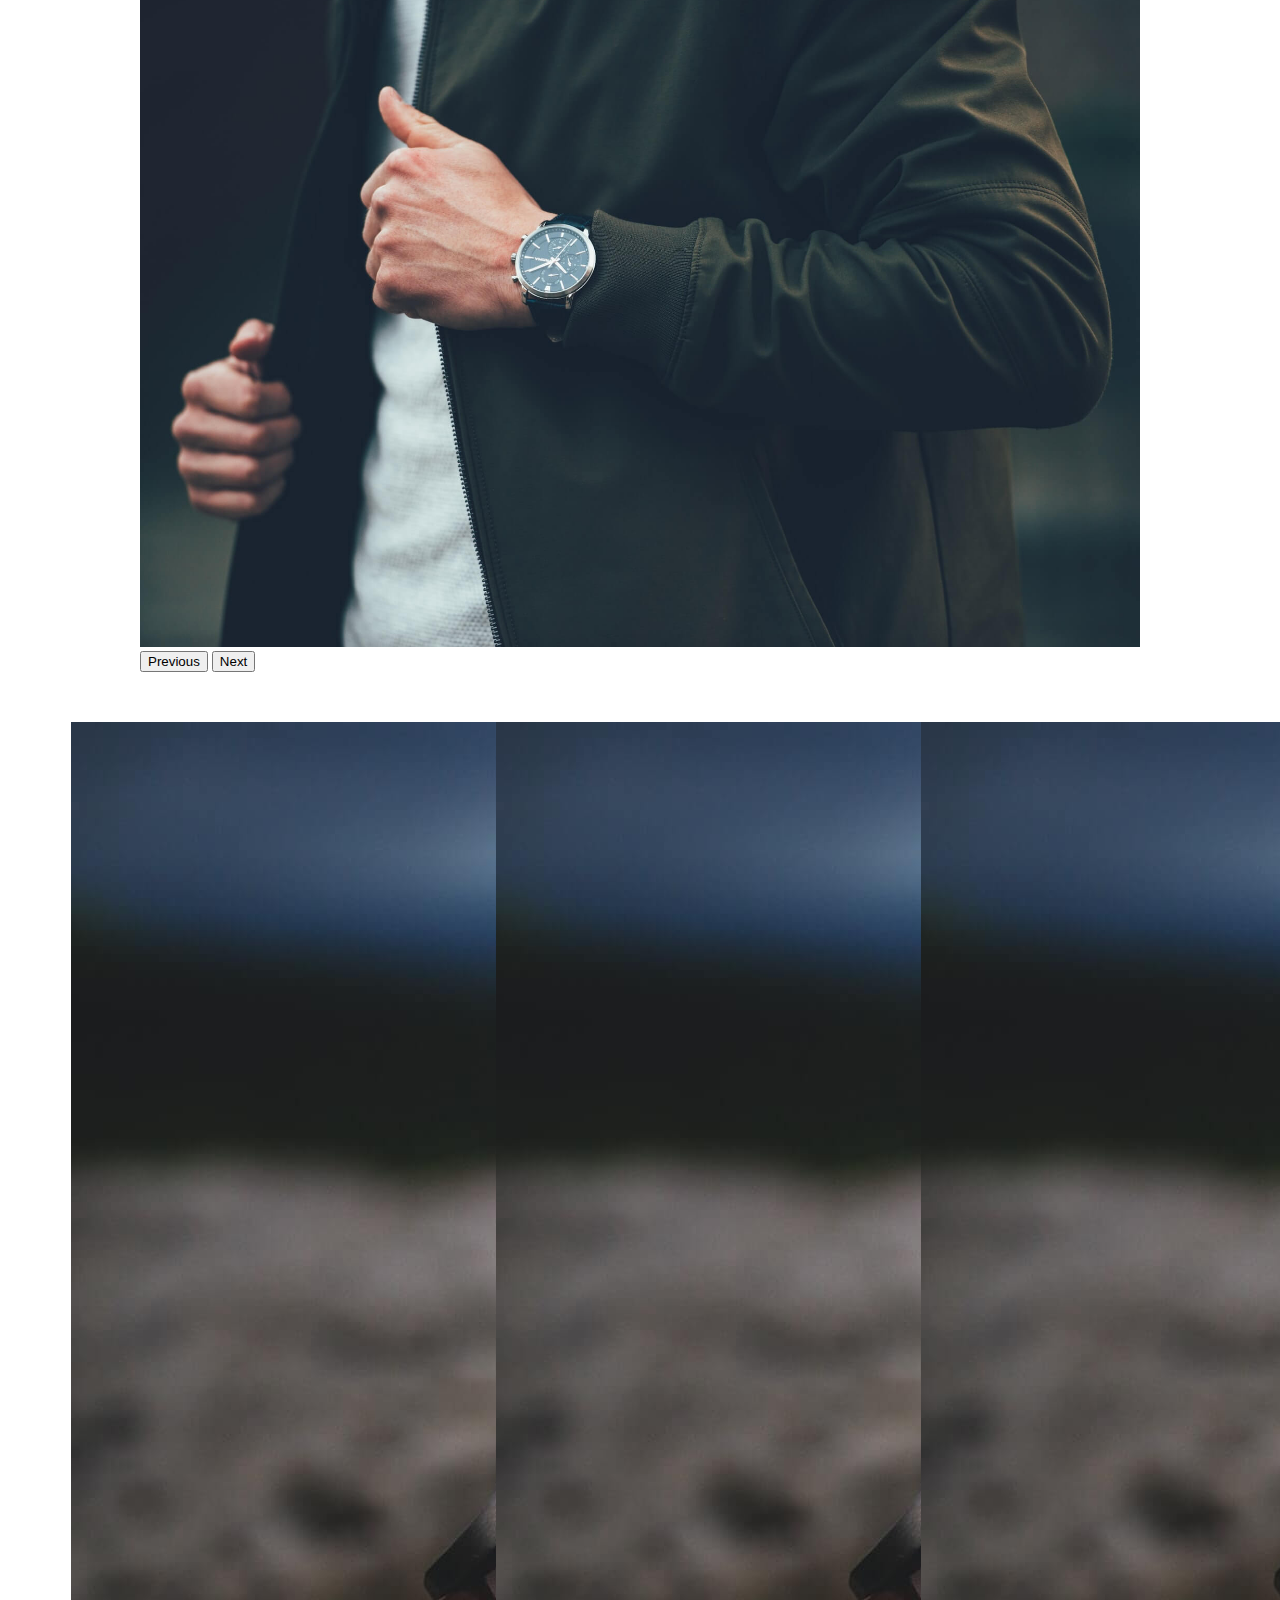
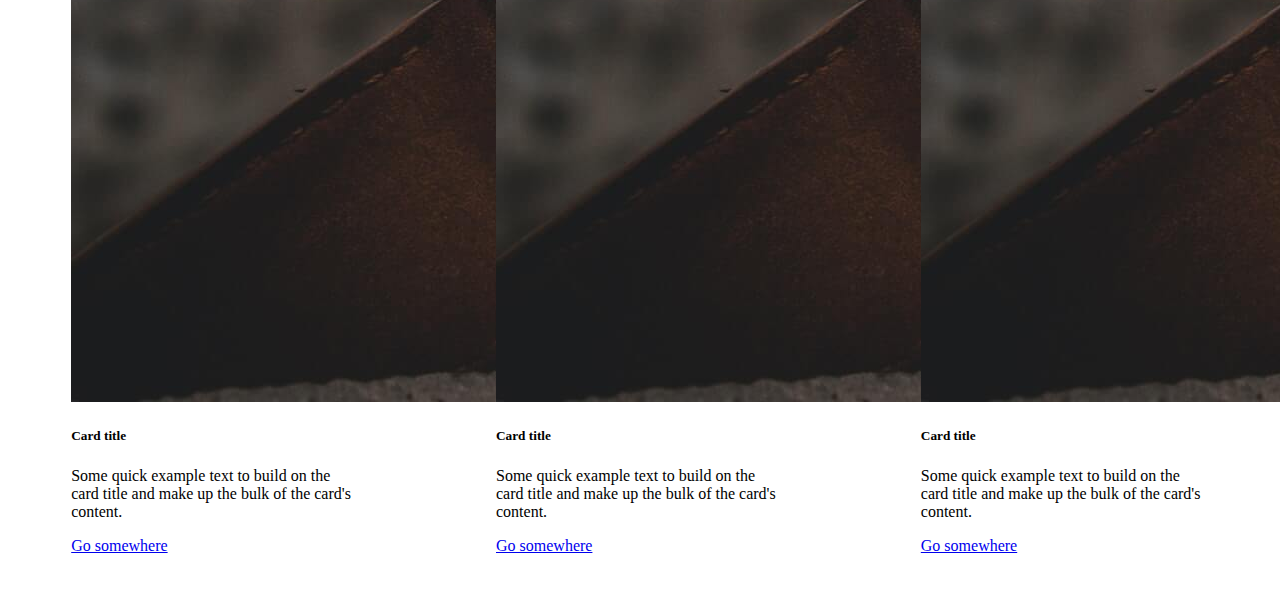
<file: EX_Partes (Alunos)/index.html>
<!DOCTYPE html>
<html lang="pt-br">
<head>
    <meta charset="UTF-8">
    <meta name="viewport" content="width=device-width, initial-scale=1.0">
    <title>Bootstrap Icons</title>

    <!-- Link (Bootstrap) -->
    <link href="https://cdn.jsdelivr.net/npm/bootstrap@5.3.1/dist/css/bootstrap.min.css" rel="stylesheet" integrity="sha384-4bw+/aepP/YC94hEpVNVgiZdgIC5+VKNBQNGCHeKRQN+PtmoHDEXuppvnDJzQIu9" crossorigin="anonymous">

    <!-- Link (Bootstrap JS) -->
    <script src="https://cdn.jsdelivr.net/npm/bootstrap@5.3.1/dist/js/bootstrap.bundle.min.js" integrity="sha384-HwwvtgBNo3bZJJLYd8oVXjrBZt8cqVSpeBNS5n7C8IVInixGAoxmnlMuBnhbgrkm" crossorigin="anonymous"></script>

    <!-- Link para (Bootstrap Icons) -->
    <link rel="stylesheet" href="https://cdn.jsdelivr.net/npm/bootstrap-icons@1.10.5/font/bootstrap-icons.css">

    <!-- Link para (CSS) -->
    <link rel="stylesheet" href="css/style.css">
</head>
<body>
    <nav class="navbar navbar-expand-lg bg-body-tertiary">
        <div class="container">
          <a class="navbar-brand" href="#">Mercedes</a>
          <button class="navbar-toggler" type="button" data-bs-toggle="collapse" data-bs-target="#navbarSupportedContent" aria-controls="navbarSupportedContent" aria-expanded="false" aria-label="Toggle navigation">
            <span class="navbar-toggler-icon"></span>
          </button>
          <div class="collapse navbar-collapse" id="navbarSupportedContent">
            <ul class="navbar-nav me-auto mb-2 mb-lg-0">
              <li class="nav-item">
                <a class="nav-link active" aria-current="page" href="#">Home</a>
              </li>
              <li class="nav-item">
                <a class="nav-link" href="#">Contato</a>
              </li>
              <li class="nav-item dropdown">
                <a class="nav-link dropdown-toggle" href="#" role="button" data-bs-toggle="dropdown" aria-expanded="false">
                  Dropdown
                </a>
                <ul class="dropdown-menu">
                  <li><a class="dropdown-item" href="#">Action</a></li>
                  <li><a class="dropdown-item" href="#">Another action</a></li>
                  <li><hr class="dropdown-divider"></li>
                  <li><a class="dropdown-item" href="#">Something else here</a></li>
                </ul>
              </li>
            </ul>
            <form class="d-flex" role="search">
              <input class="form-control me-2" type="search" placeholder="Pesquisar" aria-label="Search">
              <button class="btn btn-danger" type="submit">Buscar</button>
            </form>
          </div>
        </div>
      </nav>
   
      <div id="carouselExample" class="carousel slide">
        <div class="carousel-inner">
          <div class="carousel-item active">
            <img src="img/banner1.jpg" class="d-block w-100" alt="...">
          </div>
          <div class="carousel-item">
            <img src="img/banner2.jpg" class="d-block w-100" alt="...">
          </div>
          <div class="carousel-item">
            <img src="img/banner3.jpg" class="d-block w-100" alt="...">
          </div>
        </div>
        <button class="carousel-control-prev" type="button" data-bs-target="#carouselExample" data-bs-slide="prev">
          <span class="carousel-control-prev-icon" aria-hidden="true"></span>
          <span class="visually-hidden">Previous</span>
        </button>
        <button class="carousel-control-next" type="button" data-bs-target="#carouselExample" data-bs-slide="next">
          <span class="carousel-control-next-icon" aria-hidden="true"></span>
          <span class="visually-hidden">Next</span>
        </button>
      </div>

      <div class="cards">
          <div class="card" style="width: 18rem;">
            <img src="img/banner1.jpg" class="card-img-top" alt="...">
            <div class="card-body">
              <h5 class="card-title">Card title</h5>
              <p class="card-text">Some quick example text to build on the card title and make up the bulk of the card's content.</p>
              <a href="#" class="btn btn-primary">Go somewhere</a>
            </div>
          </div>
          <div class="card" style="width: 18rem;">
            <img src="img/banner1.jpg" class="card-img-top" alt="...">
            <div class="card-body">
              <h5 class="card-title">Card title</h5>
              <p class="card-text">Some quick example text to build on the card title and make up the bulk of the card's content.</p>
              <a href="#" class="btn btn-primary">Go somewhere</a>
            </div>
          </div>
          <div class="card" style="width: 18rem;">
            <img src="img/banner1.jpg" class="card-img-top" alt="...">
            <div class="card-body">
              <h5 class="card-title">Card title</h5>
              <p class="card-text">Some quick example text to build on the card title and make up the bulk of the card's content.</p>
              <a href="#" class="btn btn-primary">Go somewhere</a>
            </div>
          </div>
      </div>

    
</body>
</html>
</file>
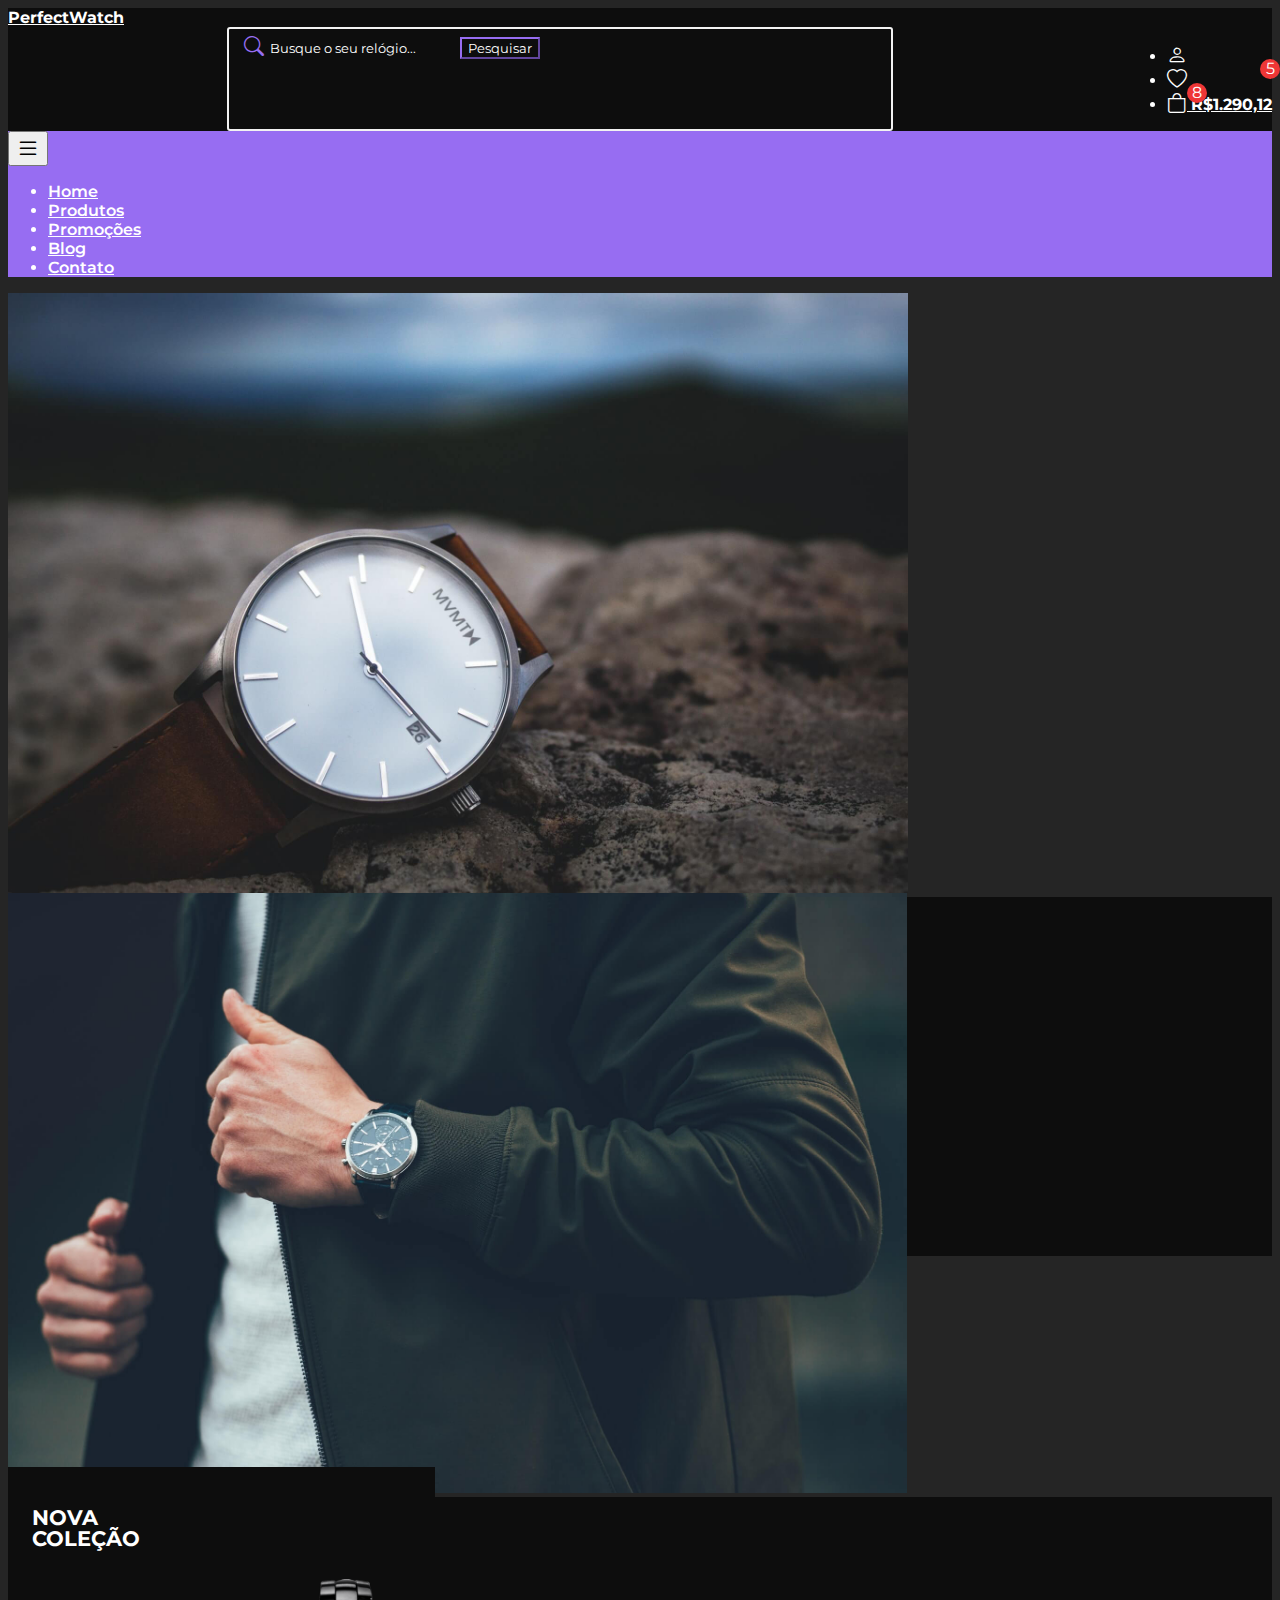
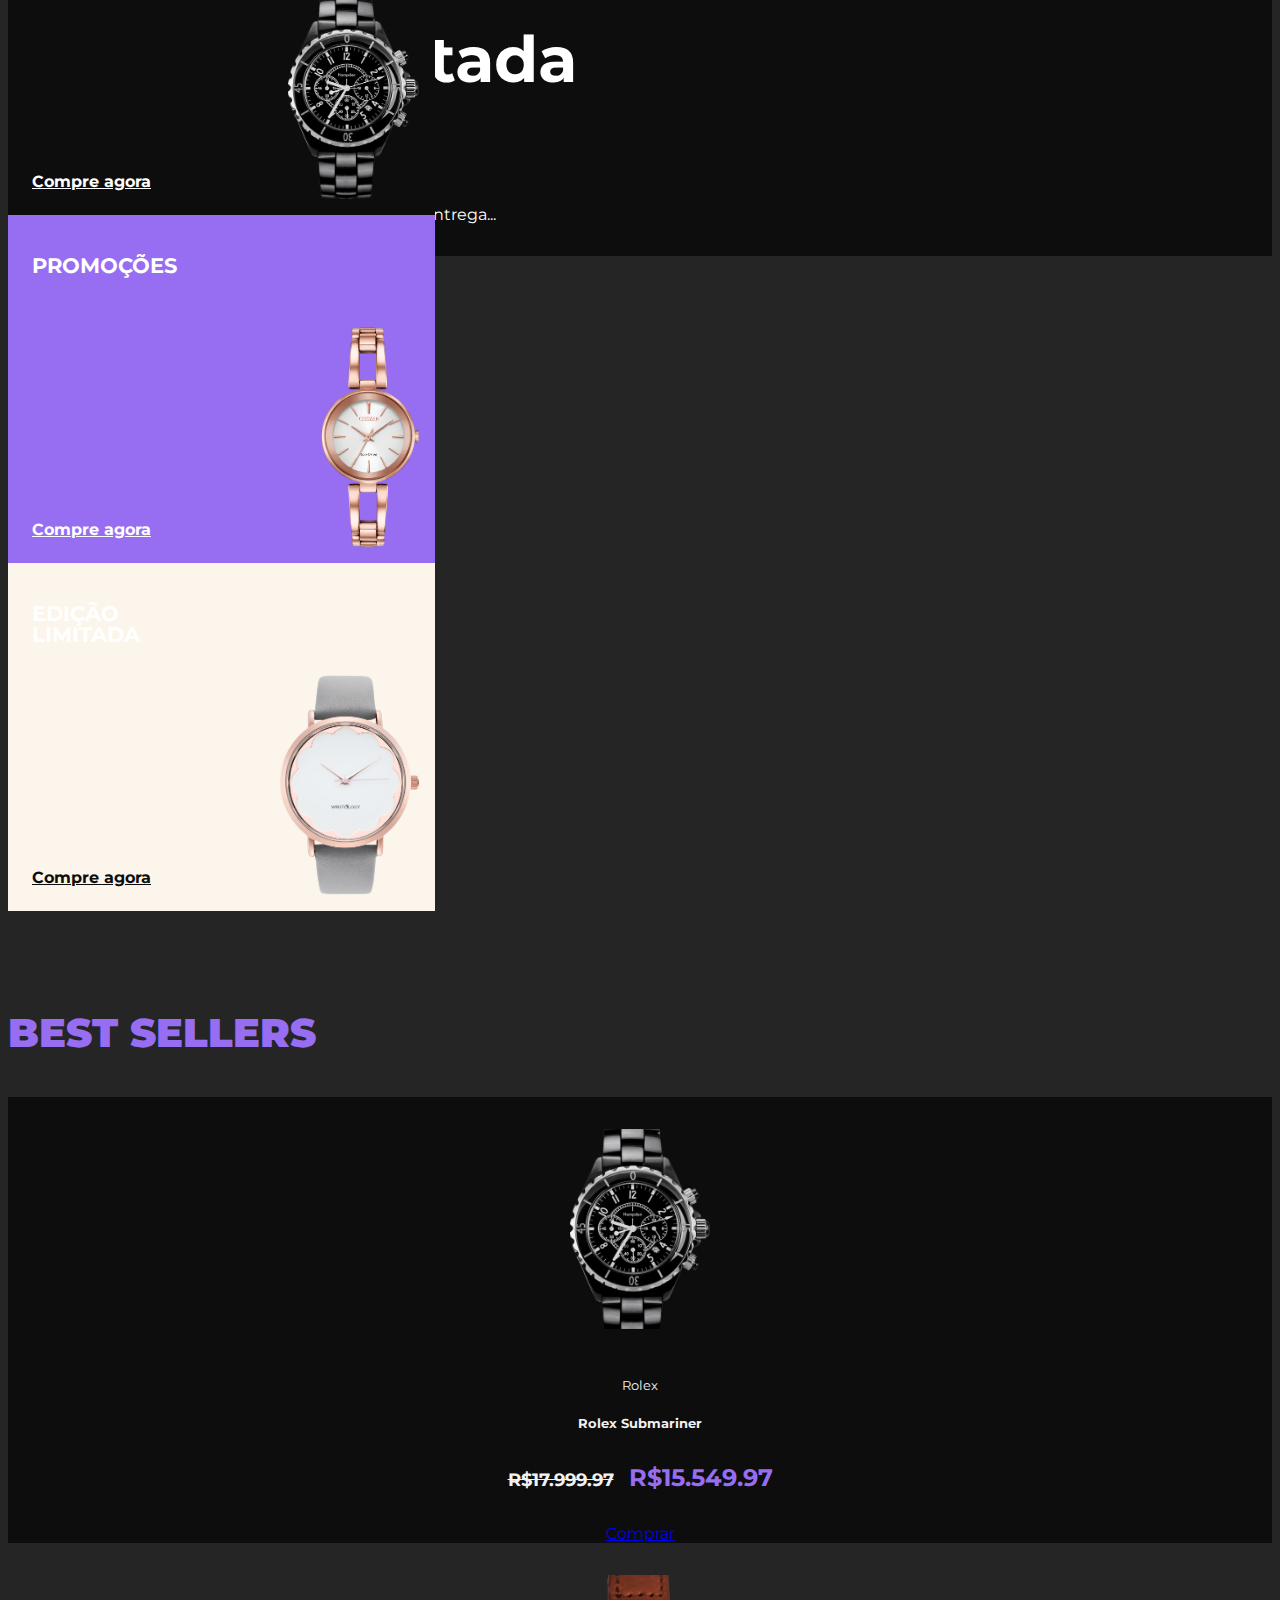
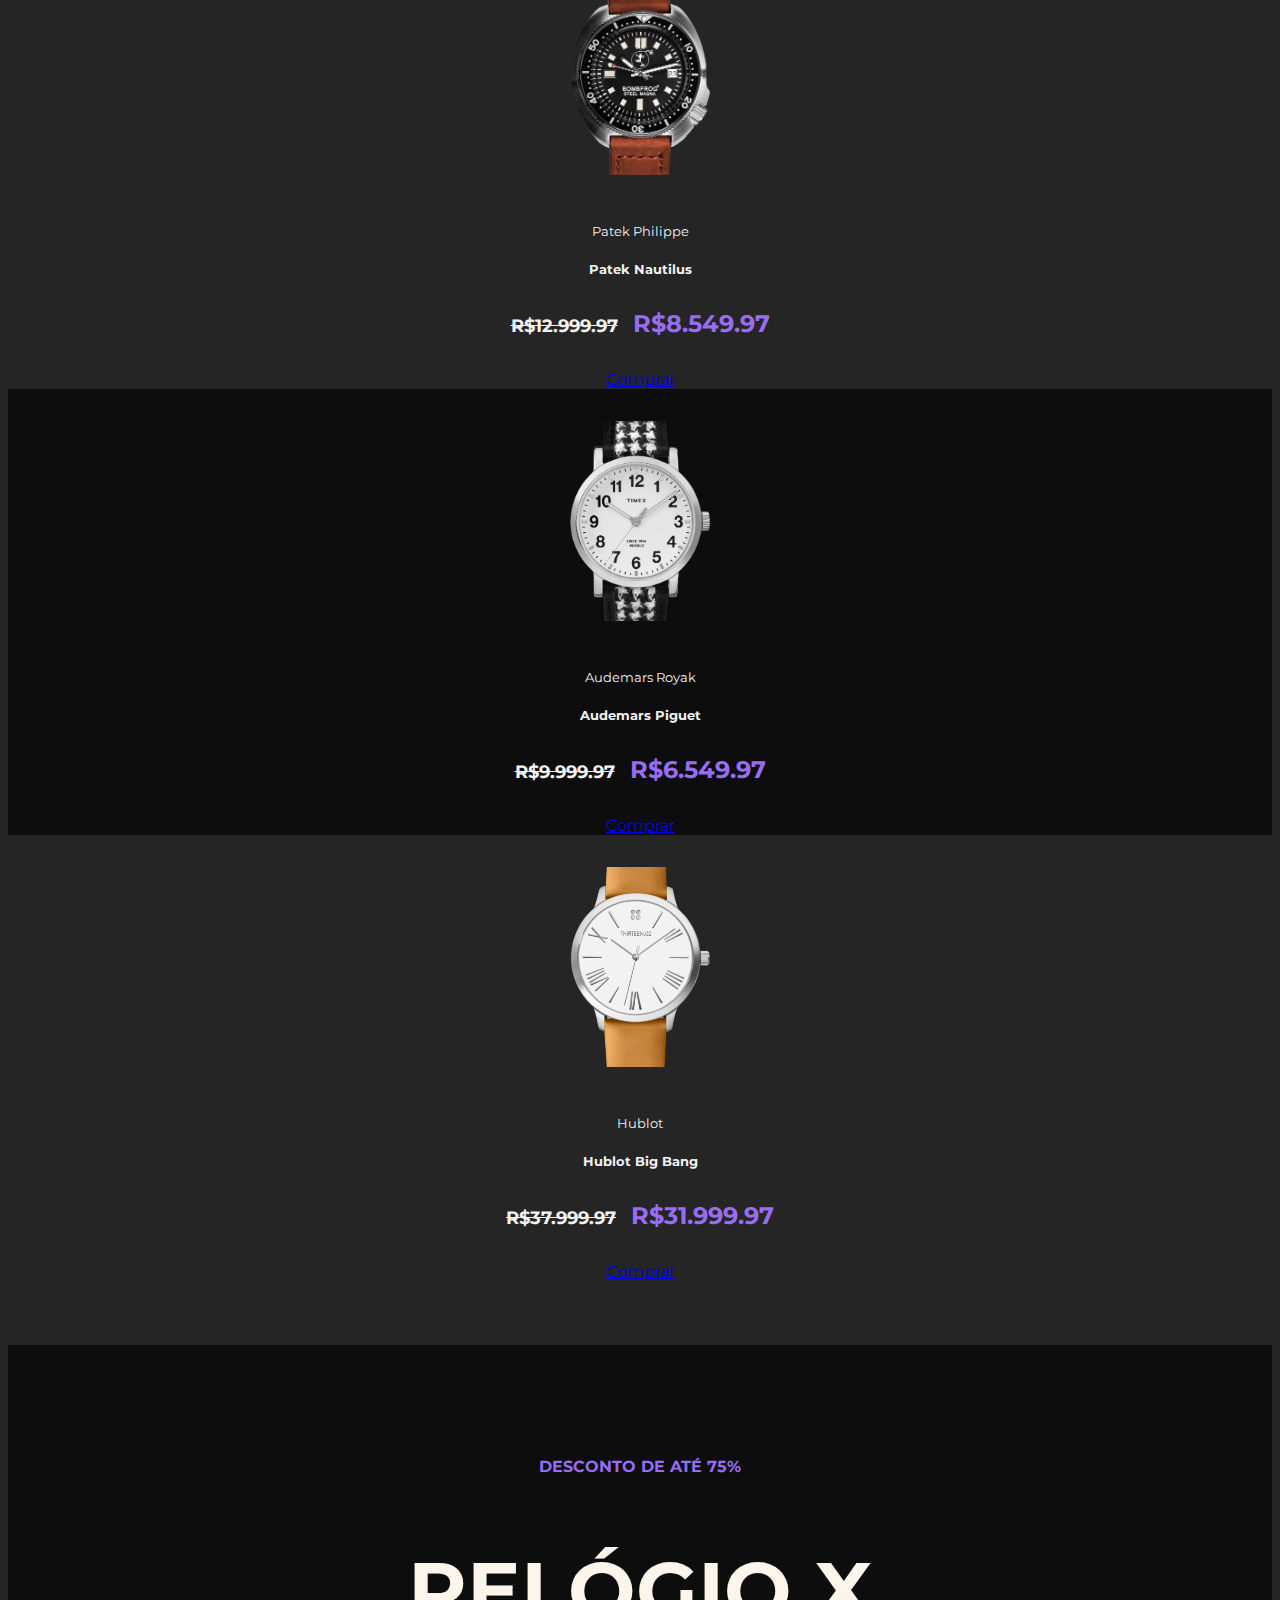
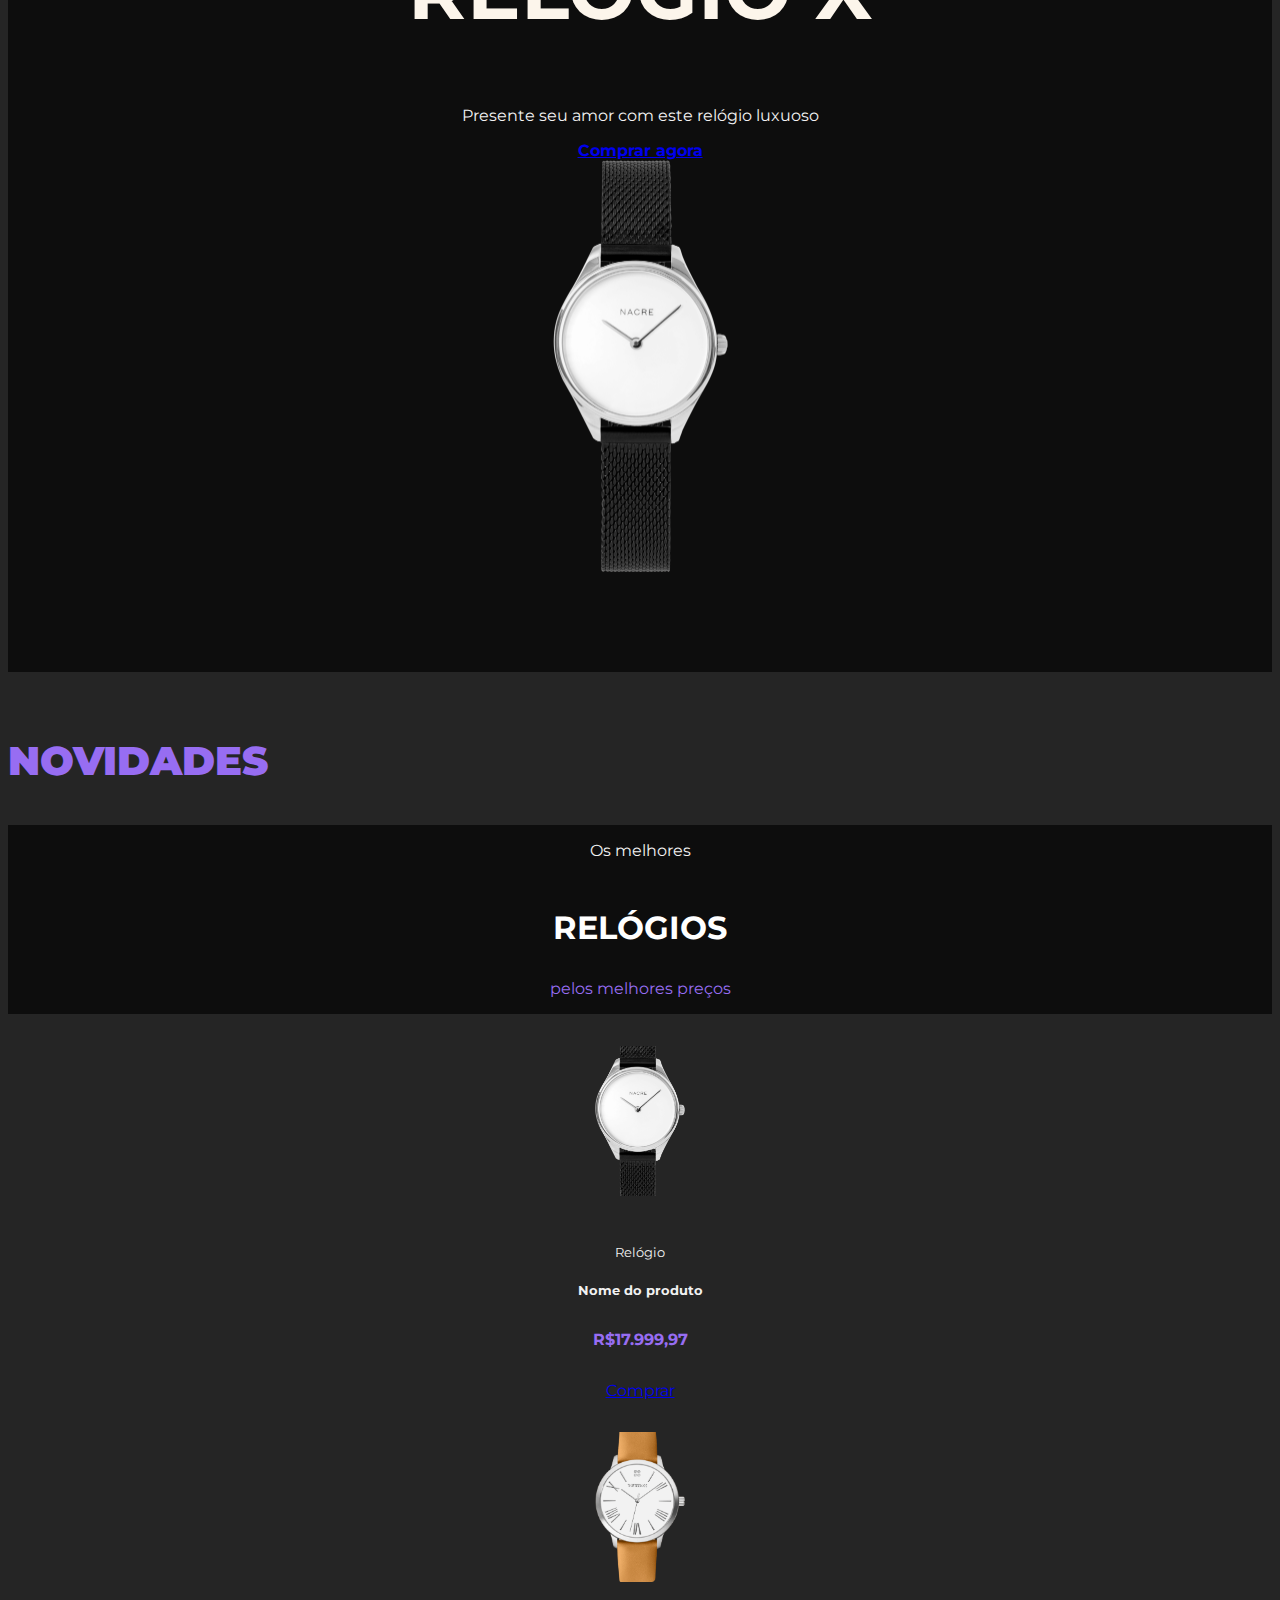
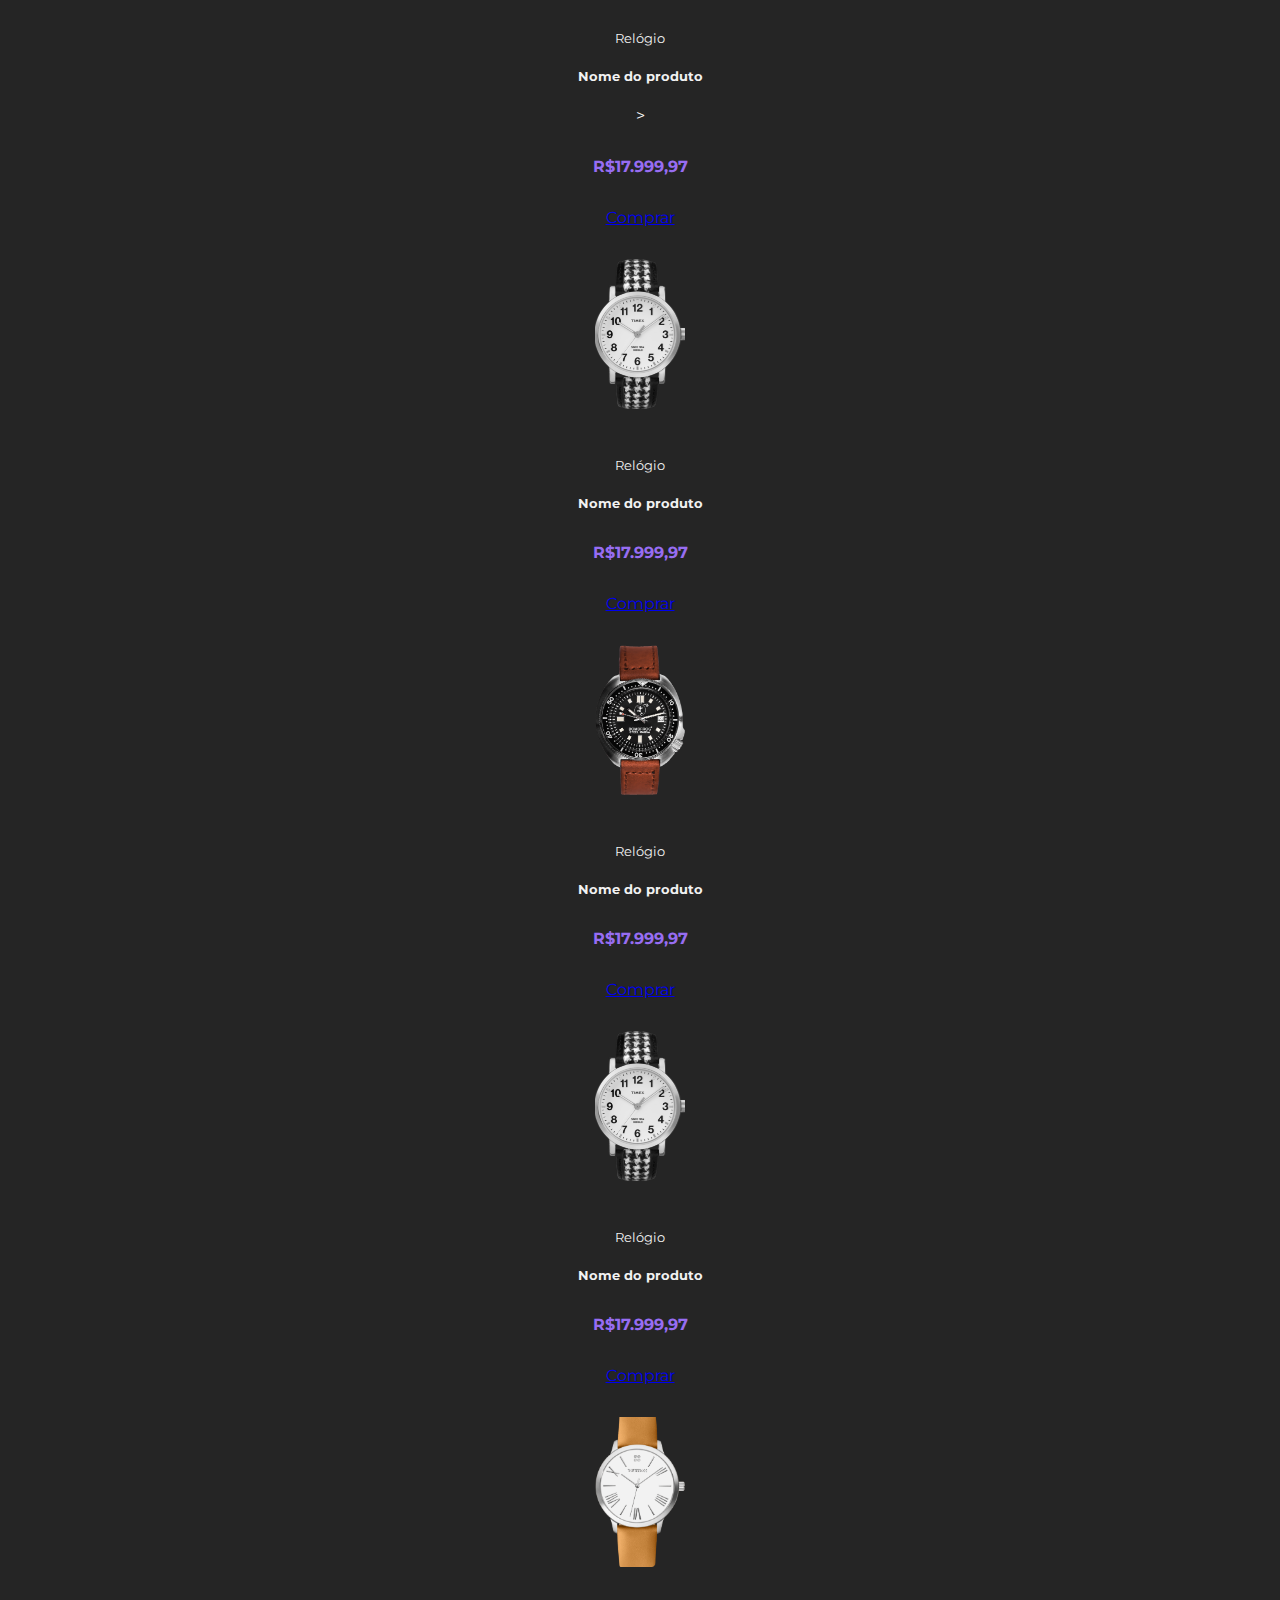
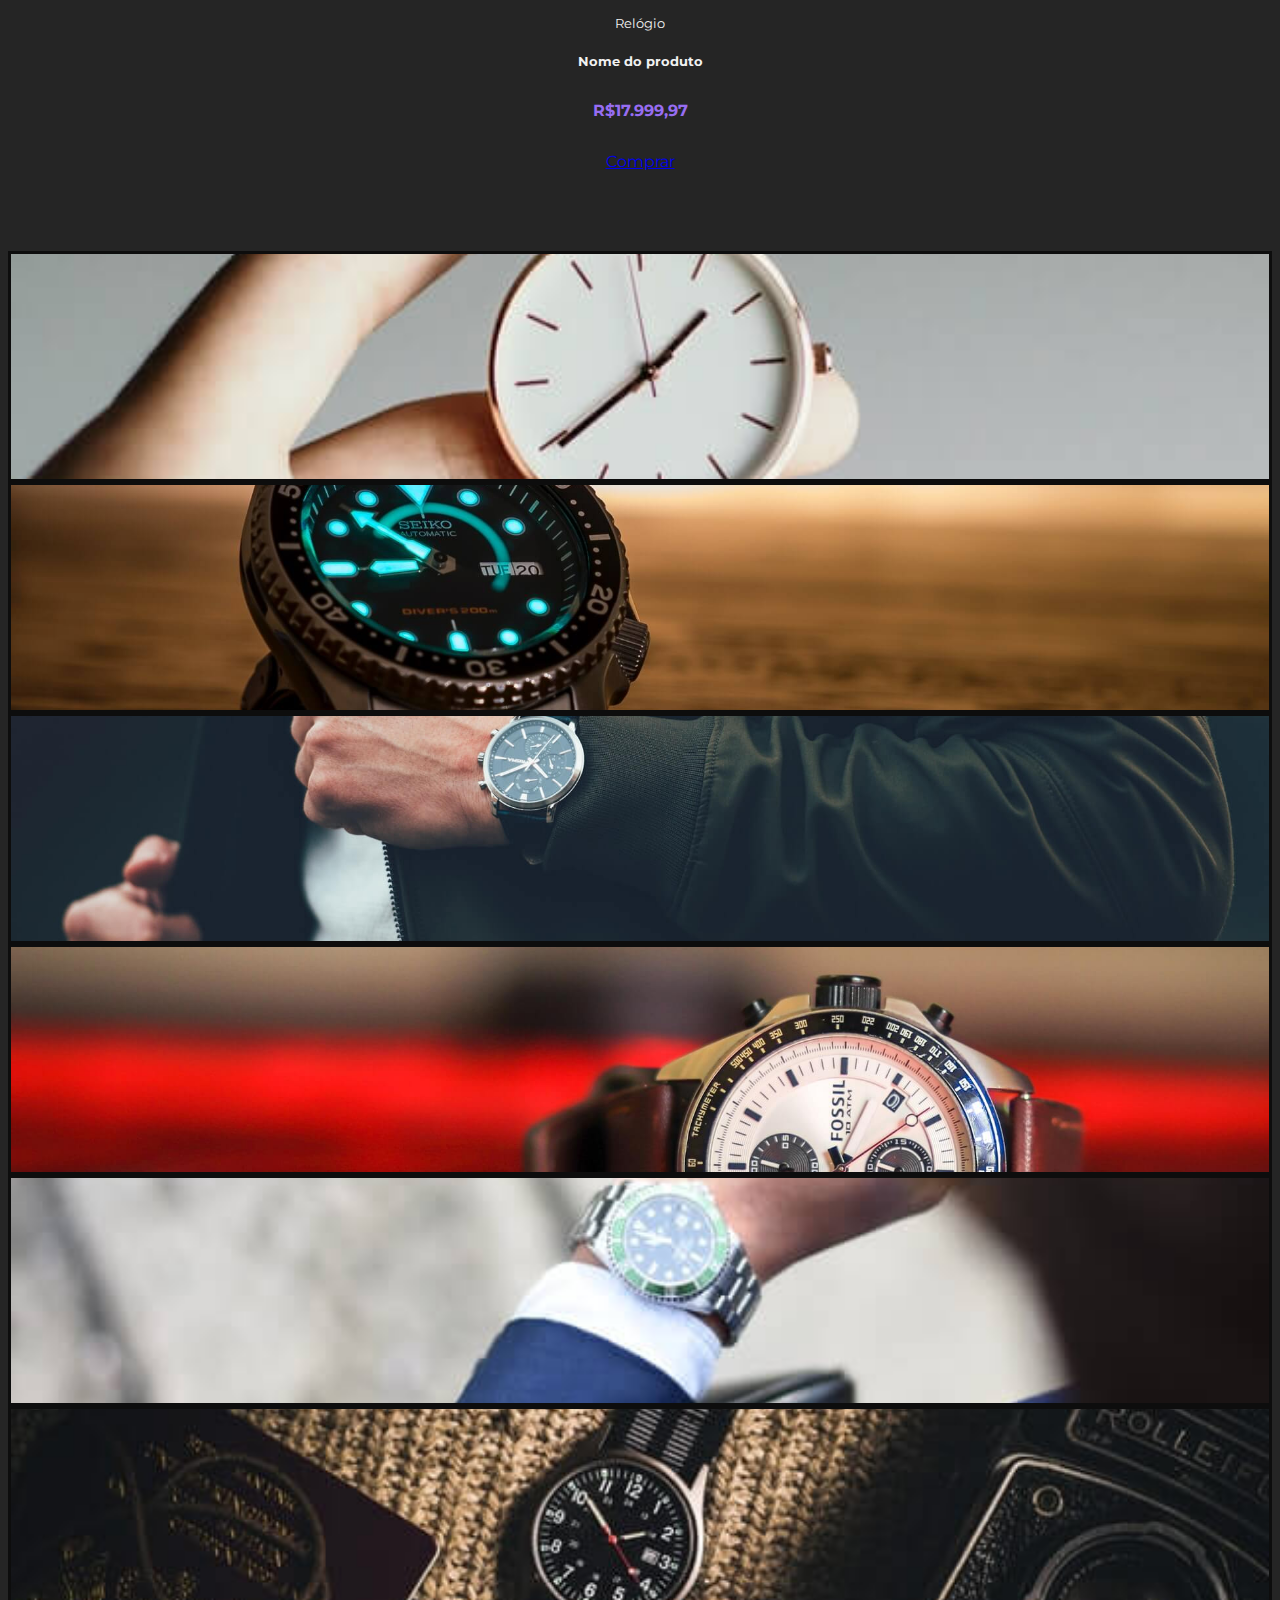
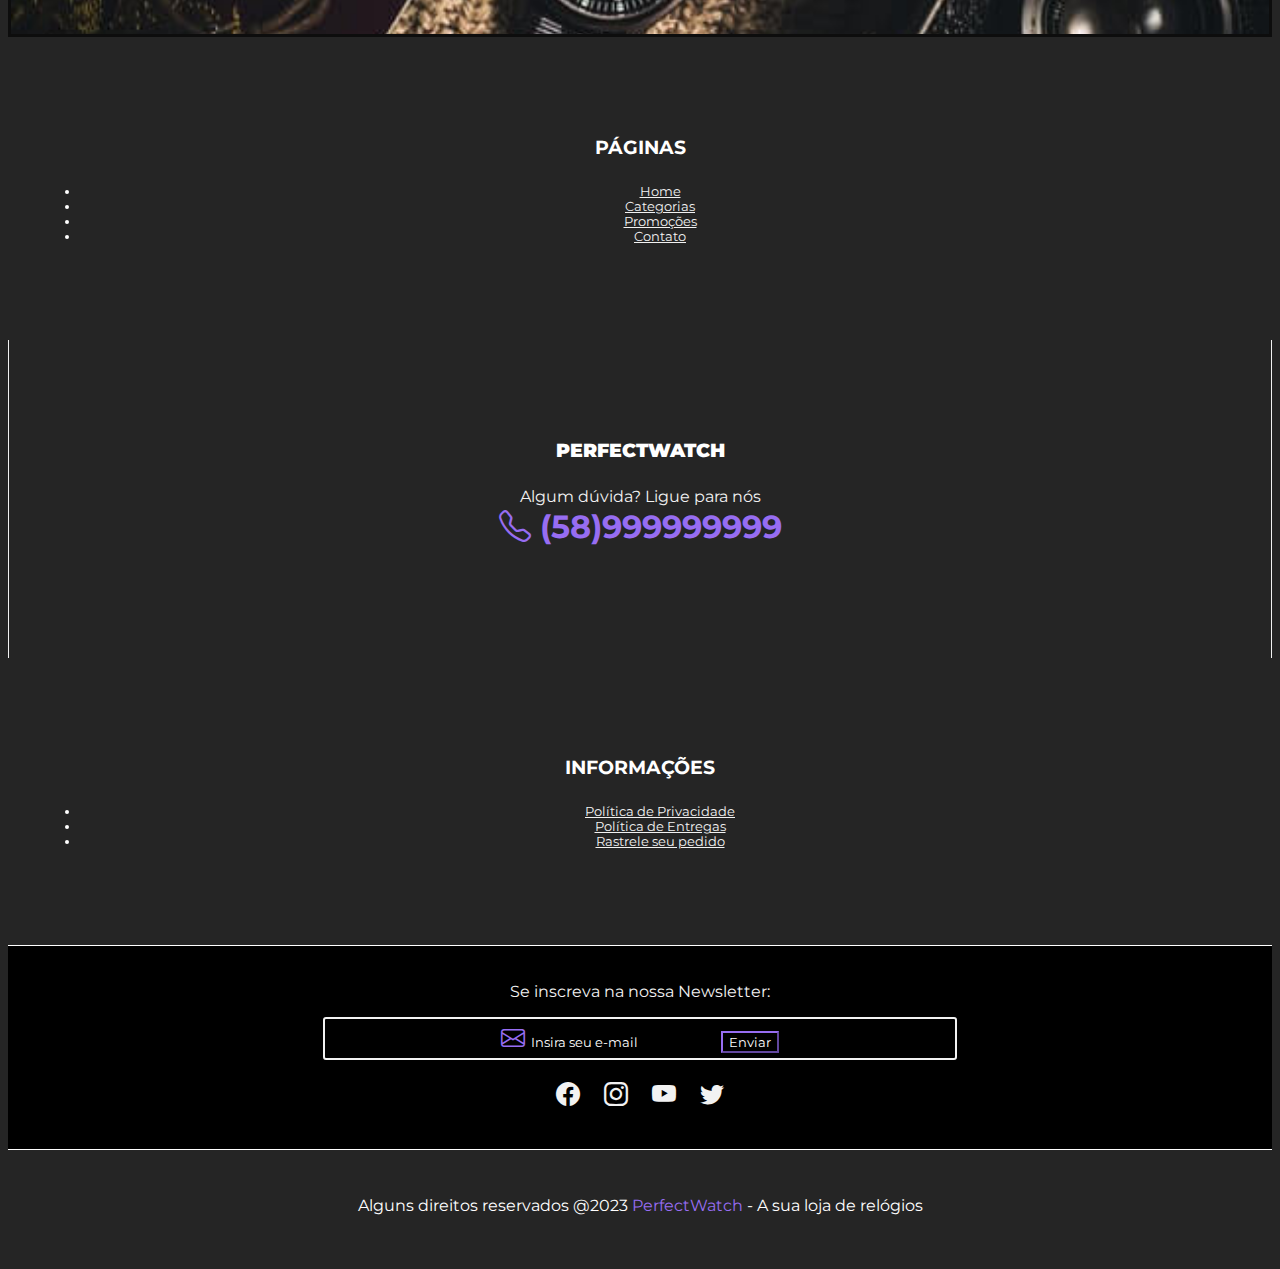
<file: Fase 1 (Navbar) Alunos/index.html>
<!DOCTYPE html>
<html lang="pt-br">
<head>
  <meta charset="UTF-8">
  <meta http-equiv="X-UA-Compatible" content="IE=edge">
  <meta name="viewport" content="width=device-width, initial-scale=1.0">
  <title>PerfectWatch</title>

  <!-- Favicon -->
  <link rel="shortcut icon" href="img/favicon.ico" type="image/x-icon">

  <!-- Google fonts -->
  <link rel="preconnect" href="https://fonts.googleapis.com">
  <link rel="preconnect" href="https://fonts.gstatic.com" crossorigin>
  <link href="https://fonts.googleapis.com/css2?family=Montserrat:ital,wght@0,100;0,200;0,300;0,400;0,500;0,600;0,700;0,800;0,900;1,100;1,200;1,300;1,400;1,500;1,600;1,700;1,800;1,900&display=swap" rel="stylesheet">

  <!-- Link (Bootstrap) -->
  <link href="https://cdn.jsdelivr.net/npm/bootstrap@5.3.1/dist/css/bootstrap.min.css" rel="stylesheet" integrity="sha384-4bw+/aepP/YC94hEpVNVgiZdgIC5+VKNBQNGCHeKRQN+PtmoHDEXuppvnDJzQIu9" crossorigin="anonymous">
  
  <!-- Link para (Bootstrap Icons) -->
  <link rel="stylesheet" href="https://cdn.jsdelivr.net/npm/bootstrap-icons@1.10.5/font/bootstrap-icons.css">

  <!-- Link CSS (Próprio) -->
  <link rel="stylesheet" href="css/styles.css">

  <!-- JavaScript Bundle with Popper -->
  <script src="https://cdn.jsdelivr.net/npm/bootstrap@5.3.1/dist/js/bootstrap.bundle.min.js" integrity="sha384-HwwvtgBNo3bZJJLYd8oVXjrBZt8cqVSpeBNS5n7C8IVInixGAoxmnlMuBnhbgrkm" crossorigin="anonymous" defer></script>
  
</head>
<body>
  <!-- NAVBAR -->
  <nav class="navbar navbar-expand-lg destaque py-4 px-2" id="navbar">
    <div class="container">
      <!-- LOGO -->
      <a class="navbar-brand" href="#">PerfectWatch</a>
      <!-- ITENS -->
      <div id="navbar-items">
        <div></div>

        <!-- FORMULARIO -->
        <form class="d-flex" id="search-form">
          <i class="bi bi-search primary-color"></i>
          <input class="form-control me-2" type="search" placeholder="Busque o seu relógio..." aria-label="Search">
          <button class="btn secondary-bg-color" type="submit">Pesquisar</button>
        </form>

        <!-- ICONES BARRA -->
        <ul class="navbar-nav mb-2 mb-lg-0">
          <li class="nav-item">
            <a class="nav-link" href="#">
              <i class="bi bi-person"></i>
            </a>
          </li>
          <li class="nav-item">
            <a class="nav-link" href="#">
              <i class="bi bi-heart"></i>
            </a>
            <span class="qty-info">5</span>
          </li>
          <li class="nav-item" id="bag-item">
            <a class="nav-link" href="#">
              <i class="bi bi-bag"></i>
              <b>R$1.290,12</b>
            </a>
            <span class="qty-info">8</span>
          </li>
        </ul>
      </div>
    </div>
  </nav>

      <!-- BARRA NAVEGAÇÃO -->

        <nav class="navbar navbar-expand-lg secondary-bg-color p-2" id="bottom-navbar-container">
          <div class="container">
            <button class="navbar-toggler" type="button" data-bs-toggle="collapse" data-bs-target="#bottom-navbar" aria-controls="bottom-navbar" aria-expanded="false" aria-label="Toggle navigation">
              <i class="bi bi-list"></i>
            </button>

            <!-- ITENS NAVEGAÇÃO -->
            <ul class="navbar-nav mb-2 mb-lg-0 collapse navbar-collapse" id="bottom-navbar">
                <li class="nav-item sobre">
                  <a class="nav-link" href="#">
                  Home
                  </a>
                </li>
                <li class="nav-item sobre">
                  <a class="nav-link" href="#">
                  Produtos
                  </a>
                </li>
                <li class="nav-item sobre">
                  <a class="nav-link" href="#">
                  Promoções
                  </a>
                </li>
                <li class="nav-item sobre">
                  <a class="nav-link" href="#">
                  Blog
                  </a>
                </li>
                <li class="nav-item sobre">
                  <a class="nav-link" href="#">
                  Contato
                  </a>
                </li>
            </ul>
          </div>
        </nav>

    <!-- Banners -->

    <div class="container" id="banners-container">
      <div id="slider" class="carousel slide" data-bs-ride="carousel">
        <div class="carousel-inner">
          <div class="carousel-item active">
            <img src="img/banner1.jpg" alt="..." class="d-block w-100 img-fluid">
            <div class="carousel-caption destaque">
              <h5>Relógios de luxo</h5>
              <p>Para você estar pronto em qualquer situação</p>
            </div>
          </div>
          <div class="carousel-item">
            <img src="img/banner3.jpg" alt="..." class="d-block w-100 img-fluid">
            <div class="carousel-caption destaque">
              <h5>Linha importada</h5>
              <p>Conheça os melhores relógios suícos, com pronta entrega...</p>
            </div>
          </div>
        </div>

        <button class="carousel-control-prev" type="button" data-bs-target="#slider" data-bs-slide="prev">
          <span class="carousel-control-prev-icon" aria-hidden="true"></span>
          <span class="visually-hidden">Previous</span>
        </button>
        <button class="carousel-control-next" type="button" data-bs-target="#slider" data-bs-slide="next">
          <span class="carousel-control-next-icon" aria-hidden="true"></span>
          <span class="visually-hidden">Next</span>
        </button>
      </div>

      <div class="container" id="mini-banners">
        <div class="row justify-content-around">
          <div class="col-12 dark-bg-color" id="mini-banner-1">
            <h2>Nova coleção</h2>
            <img src="img/relogio1.png" alt="Relógio 1">
            <a href="#">Compre agora</a>
          </div>
          <div class="col-12 secondary-bg-color" id="mini-banner-2">
            <h2>Promoções</h2>
            <img src="img/relogio2.png" alt="Relógio 2">
            <a href="#">Compre agora</a>
          </div>
          <div class="col-12 light-bg-color" id="mini-banner-3">
            <h2 class="text-dark">Edição limitada</h2>
            <img src="img/relogio3.png" alt="Relógio 3">
            <a href="#">Compre agora</a>
          </div>
        </div>
      </div>
    </div>

    <!-- BEST SELLERS -->

    <div class="container" id="best-sellers">
      <h2 class="title primary-color">Best Sellers</h2>

      <div class="row">
        <div class="col-12 col-md-3">
          <div class="card destaque">
            <img src="img/relogio1.png" alt="Relógio" class="card-img-top img-fluid">
            <div class="card-body">
              <p class="card-category secondary-color">Rolex</p>
              <h5 class="card-title secondary-color">Rolex Submariner</h5>
              <p class="card-text primary-color">
                <span class="original-price">R$17.999.97</span>
                <span class="discount-price">R$15.549.97</span>
              </p>
              <a href="#" class="btn btn-primary">Comprar</a>
            </div>
          </div>
        </div>
        <div class="col-12 col-md-3">
          <div class="card primary-bg-color">
            <img src="img/relogio4.png" alt="Relógio" class="card-img-top img-fluid">
            <div class="card-body">
              <p class="card-category secondary-color">Patek Philippe</p>
              <h5 class="card-title secondary-color">Patek Nautilus</h5>
              <p class="card-text primary-color">
                <span class="original-price">R$12.999.97</span>
                <span class="discount-price">R$8.549.97</span>
              </p>
              <a href="#" class="btn btn-primary">Comprar</a>
            </div>
          </div>
        </div>
        <div class="col-12 col-md-3">
          <div class="card destaque">
            <img src="img/relogio5.png" alt="Relógio" class="card-img-top img-fluid">
            <div class="card-body">
              <p class="card-category secondary-color">Audemars Royak</p>
              <h5 class="card-title secondary-color">Audemars Piguet</h5>
              <p class="card-text primary-color">
                <span class="original-price">R$9.999.97</span>
                <span class="discount-price">R$6.549.97</span>
              </p>
              <a href="#" class="btn btn-primary">Comprar</a>
            </div>
          </div>
        </div>
        <div class="col-12 col-md-3">
          <div class="card primary-bg-color">
            <img src="img/relogio6.png" alt="Relógio" class="card-img-top img-fluid">
            <div class="card-body">
              <p class="card-category secondary-color">Hublot</p>
              <h5 class="card-title secondary-color">Hublot Big Bang</h5>
              <p class="card-text primary-color">
                <span class="original-price">R$37.999.97</span>
                <span class="discount-price">R$31.999.97</span>
              </p>
              <a href="#" class="btn btn-primary">Comprar</a>
            </div>
          </div>
        </div>
      </div>
    </div>

    <div class="container-fluid" id="bottom-banner">
      <div class="row">
        <div class="col-12 col-md-8">
          <p class="primary-color offer-subtitle">Desconto de até 75%</p>
          <h2 class="light-color">Relógio X</h2>
          <p class="secondary-color">Presente seu amor com este relógio luxuoso</p>
          <a href="#" class="btn btn-primary">Comprar agora</a>
        </div>

        <div class="col-12 col-md-4">
          <img src="img/relogio7.png" alt="Relógio 7">
        </div>
      </div>
    </div>


    
    <div class="container" id="new-products">      
      <h2 class="title primary-color">Novidades</h2>      
      <div class="row">
        <div class="col-12 col-md-3 d-none d-md-flex" id="new-products-banner">
          <p class="secondary-color">Os melhores</p>
          <h3>Relógios</h3>
          <p class="primary-color">pelos melhores preços</p>
      </div>
      <div class="col-12 col-md-9">
        <div class="row">
          <div class="col-12 col-md-4">
            <div class="card primary-bg-color">
              <img src="img/relogio7.png" class="card-img-top img-fluid" alt="Relógio">
              <div class="card-body">
                <p class="card-category secondary-color">Relógio</p> <!-- Título do produto -->
                <h5 class="card-title secondary-color">Nome do produto</h5>
                <p class="card-text primary-color">R$17.999,97</p>
                <a href="#" class="btn btn-primary">Comprar</a>
              </div>
            </div>
          </div>
      
          <div class="col-12 col-md-4">
            <div class="card primary-bg-color">
             <img src="img/relogio6.png" class="card-img-top img-fluid" alt="Relógio">
                <div class="card-body">
                  <p class="card-category secondary-color">Relógio</p>              
                 <h5 class="card-title secondary-color">Nome do produto</h5> >              
                  <p class="card-text primary-color">R$17.999,97</p>
                  <a href="#" class="btn btn-primary">Comprar</a>             
              </div> 
            </div>
          </div>
              
              <!-- Terceiro produto -->
              
          <div class="col-12 col-md-4">              
            <div class="card primary-bg-color">              
              <img src="img/relogio5.png" class="card-img-top img-fluid" alt="Relógio">              
                <div class="card-body">              
                <p class="card-category secondary-color">Relógio</p>              
                <h5 class="card-title secondary-color">Nome do produto</h5>            
                <p class="card-text primary-color">R$17.999,97</p>              
                <a href="#" class="btn btn-primary">Comprar</a>              
              </div>              
            </div>            
          </div>
              
              <!-- Quarto produto -->
              
          <div class="col-12 col-md-4">              
            <div class="card primary-bg-color">              
              <img src="img/relogio4.png" class="card-img-top img-fluid" alt="Relógio">              
                <div class="card-body">              
                <p class="card-category secondary-color">Relógio</p>              
                <h5 class="card-title secondary-color">Nome do produto</h5>              
                <p class="card-text primary-color">R$17.999,97</p>              
                <a href="#" class="btn btn-primary">Comprar</a>              
              </div> 
            </div>
          </div>

          <div class="col-12 col-md-4">              
            <div class="card primary-bg-color">              
              <img src="img/relogio5.png" class="card-img-top img-fluid" alt="Relógio">              
                <div class="card-body">              
                <p class="card-category secondary-color">Relógio</p>              
                <h5 class="card-title secondary-color">Nome do produto</h5>              
                <p class="card-text primary-color">R$17.999,97</p>              
                <a href="#" class="btn btn-primary">Comprar</a>              
              </div> 
            </div>
          </div>

          <div class="col-12 col-md-4">              
            <div class="card primary-bg-color">              
              <img src="img/relogio6.png" class="card-img-top img-fluid" alt="Relógio">              
                <div class="card-body">              
                <p class="card-category secondary-color">Relógio</p>              
                <h5 class="card-title secondary-color">Nome do produto</h5>              
                <p class="card-text primary-color">R$17.999,97</p>              
                <a href="#" class="btn btn-primary">Comprar</a>              
              </div> 
            </div>
          </div>
        </div>
      </div>
    </div>
  </div>

  <!-- GALLERY -->

  <div class="container-fluid" id="gallery">
    <div class="row">   
      <!-- Colunas para as imagens da galeria -->   
      <div class="col-6 col-md-2 image-container" id="insta1"></div>
      <div class="col-6 col-md-2 image-container" id="insta2"></div>   
      <div class="col-6 col-md-2 image-container" id="insta3"></div>   
      <div class="col-6 col-md-2 image-container" id="insta4"></div>
      <div class="col-6 col-md-2 image-container" id="insta5"></div>
      <div class="col-6 col-md-2 image-container" id="insta6"></div>
    </div>
  </div>

  <footer id="footer">
    <div class="container-fluid" id="footer-links-container">
      <div class="row">
    <!-- Coluna para links de páginas -->
        <div class="col-12 col-md-4 footer-column">  
          <h3>Páginas</h3>  
    <!-- Lista de links de páginas --> 
          <ul class="list-unstyled">
            <li class="mb-2"><a href="#" class="secondary-color">Home</a></li>
            <li class="mb-2"><a href="#" class="secondary-color">Categorias</a></li>
            <li class="mb-2"><a href="#" class="secondary-color">Promoções</a></li>
            <li class="mb-2"><a href="#" class="secondary-color">Contato</a></li>
          </ul>
        </div>
        <div class="col-12 col-md-4 footer-column" id="footer-center">
          <h3>PerfectWatch</h3>
          <p class="secondary-color">Algum dúvida? Ligue para nós</p>
          <p class="store-phone"><i class="bi bi-telephone"></i> (58)999999999</p>
        </div>
        <div class="col-12 col-md-4 footer-column">
          <h3>Informações</h3>
          <ul class="list-unstyled">
            <li class="mb-2"><a href="#" class="secondary-color">Política de Privacidade</a></li>
            <li class="mb-2"><a href="e" class="secondary-color">Política de Entregas</a></li>
            <li class="ab-2"><a href="" class="secondary-color">Rastrele seu pedido</a></li>
          </ul>
        </div>
      </div>
    </div>
     
      <!-- Seção para a newsletter -->
    <div class="container-fluid" id="newsletter-container">     
      <div class="col-12">
        <div class="row">
          <p class="secondary-color">Se inscreva na nossa Newsletter:</p>
          <!-- Formulário para inscrição na newsletter -->
          <form class="d-flex" id="news-form">
            <i class="bi bi-envelope primary-color"></i>
              <input class="form-control me-2" placeholder="Insira seu e-mail">
              <button class="btn secondary-bg-color" type="submit">Enviar</button>
          </form>
        </div>
      </div>
<!-- Ícones de redes sociais -->

      <div class="col-12" id="social-container">
        <i class="bi bi-facebook"></i>
        <i class="bi bi-instagram"></i>
        <i class="bi bi-youtube"></i>
        <i class="bi bi-twitter"></i>
      </div>
    </div>

<!-- Texto de direitos autorais -->

    <div class="container" id="copy-container">
      <p>Alguns direitos reservados @2023 <span class="primary-color">PerfectWatch</span> - A sua loja de relógios</p>
    </div>
  </footer>

</body>
</html>
</file>
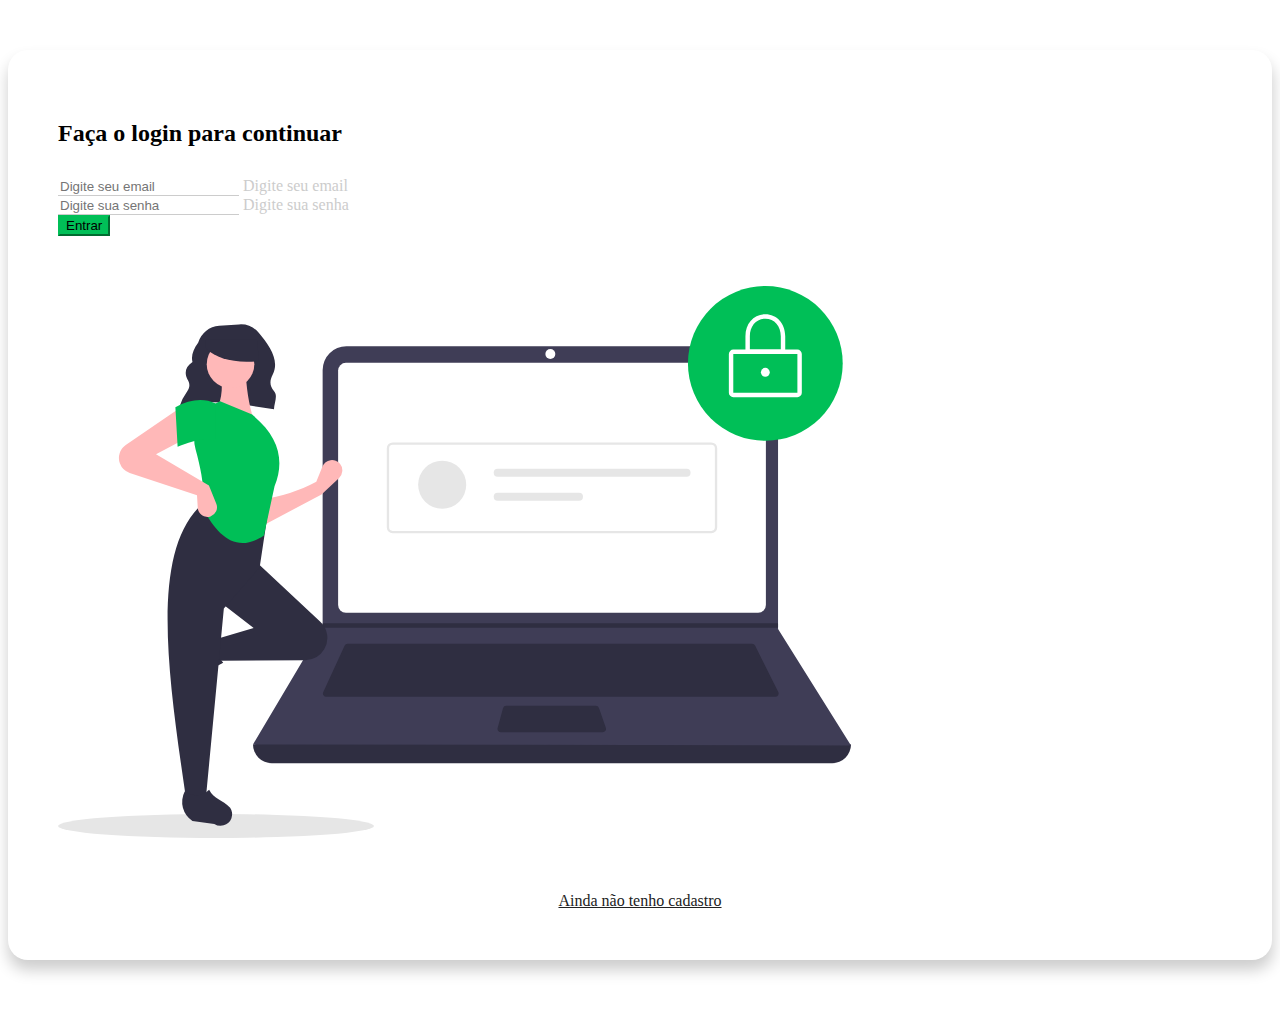
<file: EX_Formulários (Alunos)/login.html>
<!DOCTYPE html>
<html lang="pt-br">
<head>
  <meta charset="UTF-8">
  <meta http-equiv="X-UA-Compatible" content="IE=edge">
  <meta name="viewport" content="width=device-width, initial-scale=1.0">

  <!-- Link (Bootstrap) -->
  <link href="https://cdn.jsdelivr.net/npm/bootstrap@5.3.1/dist/css/bootstrap.min.css" rel="stylesheet" integrity="sha384-4bw+/aepP/YC94hEpVNVgiZdgIC5+VKNBQNGCHeKRQN+PtmoHDEXuppvnDJzQIu9" crossorigin="anonymous">

  <!-- JavaScript Bundle with Popper -->
  <script src="https://cdn.jsdelivr.net/npm/bootstrap@5.3.1/dist/js/bootstrap.bundle.min.js" integrity="sha384-HwwvtgBNo3bZJJLYd8oVXjrBZt8cqVSpeBNS5n7C8IVInixGAoxmnlMuBnhbgrkm" crossorigin="anonymous" defer></script>

  <!-- Link CSS (Próprio) -->
  <link rel="stylesheet" href="css/styles.css">

  <title>Login</title>

  <!-- Eduardo Nunes de Lima -->
  
</head>
<body>

  <div class="container col-11 col-md-9" id="form-container">
    <!-- Cria um container responsivo com largura personalizada em diferentes breakpoints -->
    <div class="row aling-itens-center gx-5">
      <!-- Cria uma linha com elementos alinhados verticalmente e espaçamento horizonta personalizado -->
      <div class="col-md-6 order-md-2">
        <!--Cria uma coluna responsiva para dispositivos médios, altera a ordem de exibição em dispositivos médios -->
        <h2>Faça o login para continuar</h2>
  
        <form>
          <!-- Cria um formulário -->
          <div class="form-floating mb-3">
            <!-- Cria um campo de formulário com estilo de flutuação e margem inferior -->
            <input type="email" class="form-control" name="email" id="email" placeholder="Digite seu email">
            <!-- Cria um campo de entrada de email -->
            <label for="email" class="from-label">Digite seu email</label>
            <!-- Cria um rótulo para o campo de email -->
          </div>
          <div class="form-floating mb-3">
            <input type="password" class="form-control" id="password" name="password" placeholder="Digite sua senha">
            <label for="password" class="form-label">Digite sua senha</label>
          </div>
          <input type="submit" class="btn btn-primary botao" value="Entrar">
          <!-- Criar um botão de envio do formulário com estilo primário -->
        </form>
    </div>
    <div class="col-md-6 order-md-1">
      <div class="col-12">
        <!-- Cria uma coluna ocupando 12 colunas em todos os breakpoints -->
        <img src="img/login.svg" alt="Hello new costumer" class="img-fluid">
        <!-- Cria uma imagem respomnsiva ocupando toda a alrgura disponivel -->
      </div>
      <div class="col-12" id="link-container">
        <!-- Cria uma coluna ocupando 12 colunas em todos os breakpoints com um ID "link-container" -->
        <a href="register.html">Ainda não tenho cadastro</a>
        <!-- Cria um link para a página "registrer.html" -->
      </div>
    </div>
    </div>
  </div>

</body>
</html>
</file>
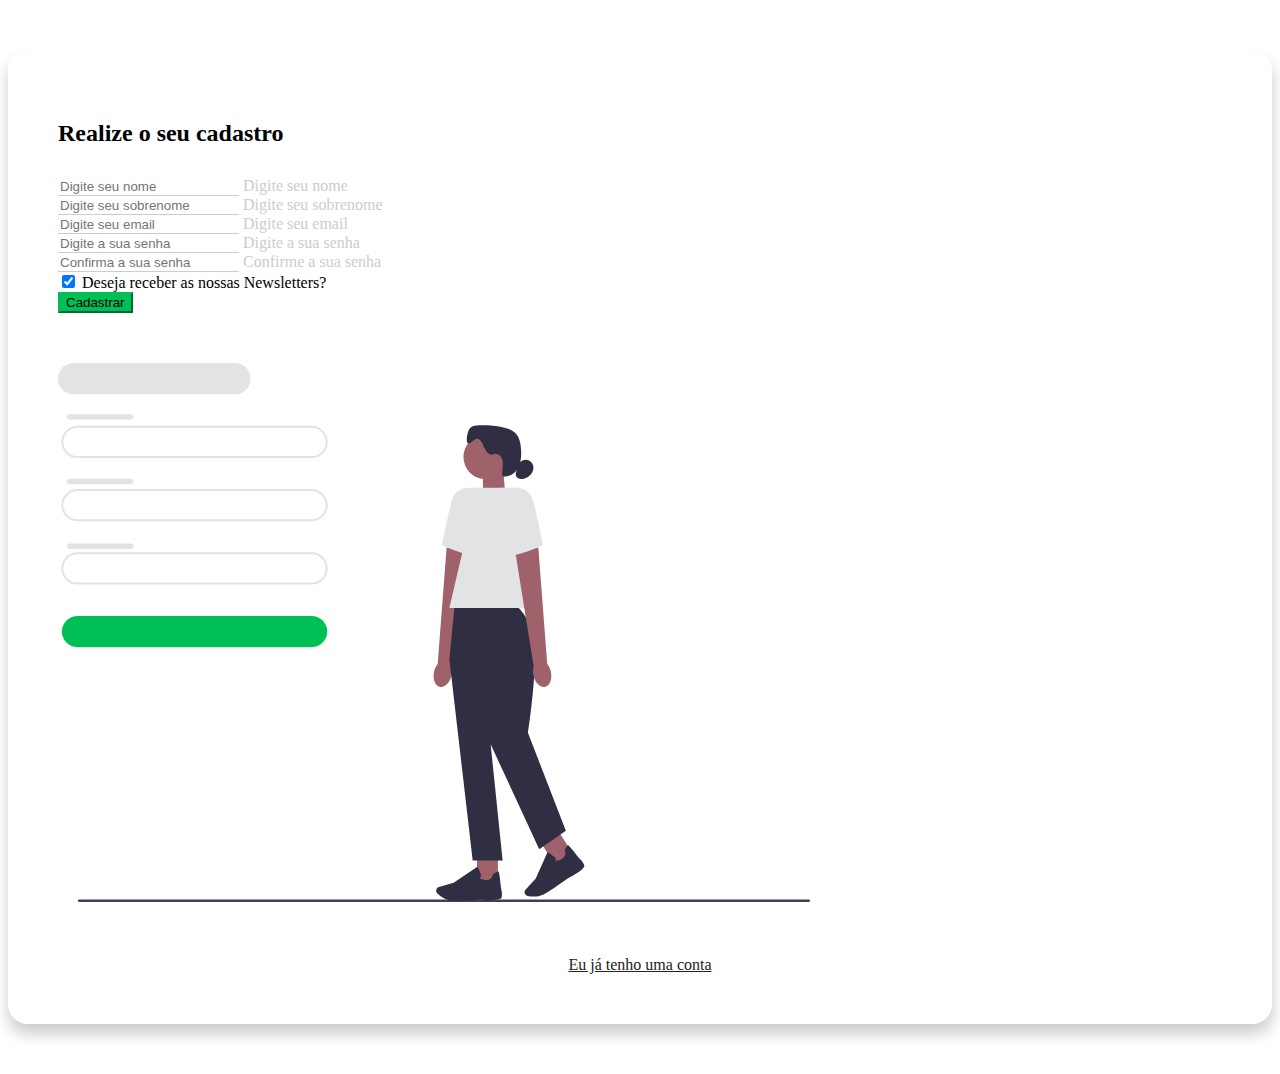
<file: EX_Formulários (Alunos)/register.html>
<!DOCTYPE html>
<html lang="pt-br">
<head>
    <meta charset="UTF-8">
    <meta http-equiv="X-UA-Compatible" content="IE=edge">
    <meta name="viewport" content="width=device-width, initial-scale=1.0">

  <!-- Link (Bootstrap) -->
  <link href="https://cdn.jsdelivr.net/npm/bootstrap@5.3.1/dist/css/bootstrap.min.css" rel="stylesheet" integrity="sha384-4bw+/aepP/YC94hEpVNVgiZdgIC5+VKNBQNGCHeKRQN+PtmoHDEXuppvnDJzQIu9" crossorigin="anonymous">

  <!-- JavaScript Bundle with Popper -->
  <script src="https://cdn.jsdelivr.net/npm/bootstrap@5.3.1/dist/js/bootstrap.bundle.min.js" integrity="sha384-HwwvtgBNo3bZJJLYd8oVXjrBZt8cqVSpeBNS5n7C8IVInixGAoxmnlMuBnhbgrkm" crossorigin="anonymous" defer></script>

  <!-- Link CSS (Próprio) -->
  <link rel="stylesheet" href="css/styles.css">

    <title>Register</title>
</head>
<body>
  
  <div class="container col-11 col-md-9" id="form-container">
    <!-- Cria um container responsivo com largura personalizada em diferentes breackpoints -->
    <div class="row gx-5">
      <!-- Cria uma linha com espaçamento horizontal personalizado -->
      <div class="col-md-6">
        <!-- Cria uma coluna responsiva para dispositivos médios -->
        <h2>Realize o seu cadastro</h2>
        <!-- Cria um cabeçalho de segundo nível -->
        <form>
          <!-- Cria um formulário -->
          <div class="form-floating mb-3">
            <input type="text" class="form-control" id="name" placeholder="Digite seu nome">
            <label for="name" class="form-label">Digite seu nome</label>
          </div>
          <!-- Fim do campo de nome -->
          <div class="form-floating mb-3">
            <input type="text" class="form-control" id="lastname" name="lastname" placeholder="Digite seu sobrenome">
            <label for="lastname" class="form-label">Digite seu sobrenome</label>
          </div>
          <div class="form-floating mb-3">
            <input type="email" class="form-control" id="email" name="email" placeholder="Digite seu email">
            <label for="email" class="form-label">Digite seu email</label>
          </div>
          <div class="form-floating mb-3">
            <input type="password" class="form-control" id="password" name="password" placeholder="Digite a sua senha">
            <label for="password" class="form-label">Digite a sua senha</label>
          </div>
          <div class="form-floating mb-3">
            <input type="password" class="form-control" id="confirmpassword" name="confirmpassword" placeholder="Confirma a sua senha">
            <label for="confirmpassword" class="form-label">Confirme a sua senha</label>
          </div>
          <div class="mb-3">
            <div class="form-check mb-2">
              <!-- Cria um checkbox com estilo de formulário -->
              <input class="form-check-input" type="checkbox" value="" id="newsletter" checked>
              <label class="form-check-label" for="newsletter">
                Deseja receber as nossas Newsletters?
              </label>
            </div>
          </div>
          <input type="submit" class="btn btn-primary botao" value="Cadastrar">
          <!-- Cria um botão de envio do formulário com estilo primário -->
        </form>
        <!-- Fim do formulário -->
      </div>
      <!-- Fim da coluna de cadastro -->
      <div class="col-md-6">
        <!-- Cria uma coluna responsiva para dispositivos médios -->
        <div class="row align-items-center">
          <!-- Cria uma linha com elemnetos alinhados verticalmente -->
          <div class="col-12">
            <!-- Cria uma coluna ocupando 12 colunas em todos os breackpoints -->
            <img src="img/sign_up.svg" alt="Hello New Customer" class="img-fluid">
            <!-- Cria uma imagem responsiva ocupando toda a largura disponível -->
          </div>
          <!-- Fim da coluna da imagem -->
          <div class="col-12" id="link-container">
            <!--  Cria uma coluna ocupando 12 colunas em todos os breackpoints com um ID "link-container"  -->
            <a href="login.html">Eu já tenho uma conta</a>
          </div>
        </div>
      </div>
    </div>
  </div>


</body>
</html>
</file>
<file: 4_EX_Alteração_classes/style.css>
h1{
    color: red;
}

button {
    /* !important altera a ordem de importância do código */
    background-color: red /*!important*/;
}

.btn-success {
    background-color: rebeccapurple;
}

/* Breakpoints */

/* Extra small	    None    	<576px
Small	    sm  	≥576px
Medium  	md  	≥768px
Large   	lg  	≥992px
Extra large 	xl  	≥1200px
Extra extra large      xxl   	≥1400px */

@media (min-width:768px) {
    h1 {
        color: blue;
    }
}
</file>
<file: 5_Ex_Containers/style.css>
button:hover {
    background-color: red !important;
}

.container-fluid {
    border: 5px dotted blue;
}

.container {
    border: 5px dotted orange;
}
</file>
<file: 6_Ex_Grid/style.css>
h1, h2 {
    color: red;
    text-align: center;
}

.container {
    border: 5px dotted blue;
    padding: 5px;
}

.row {
    border: 5px solid purple;
    height: 100px;
    padding: 5px;
    margin: 0;
}

.col {
    border: 2px dashed red;
    height: 100%;
    margin: 0;
}

.col-4, .col-2, .col-11, .col-1 {
    border: 2px dashed red;
    height: 100%;
    margin: 0;
}

#largura-limitada {
    max-width: 500px;
}

#vertical {
    height: 250px;
    border-color: coral;
}

#vertical .row {
    height: 100%;
}

.col-6 {
    border: 2px dashed red;
    height: 50px;
    margin: 0;
}

#gutter .col-6{
    margin: 0;
}

.col-3  {
    border: 2px dashed red;
    height: 50px;
    margin: 0;
}

#offset .row {
    height: 100px;
}

.col-md-3 {
    border: 2px dashed red;
    height: 50px;
}

#gutter .col-6 {
    margin: auto;
}

#gutter .row {
    height: 200px;
}

.row p {
    border: 2px solid green;
}
</file>
<file: 7_Ex_Icones/style.css>
.bi {
    font-size: 60px;
    margin-left: 20px;
}

.azul {
    color: blue;
}

.verde {
    color: green;
}
</file>
<file: 8_Ex_Muros/style.css>
* {
    color: #25282e;
}

a, i {
    transition: .5s;
    text-decoration: none;
}

.secondary-color {
    color: #555;
}

.center-image {
    background-size: cover;
    background-position: center;
}

.btn {
    text-decoration: none;
    background-color: #25282e;
    color: #fff;
    padding: 7px 18px;
    border-radius: 0;
}

.btn:hover {
    background-color: #333;
    color: #fff;
}

#header {
    text-align: center;
    padding: 20px;
    border-radius: 1px solid #ccc;
}

#header p {
    margin-bottom: 0;
}

#logo-container {
    display: flex;
    justify-content: center;
}

#logo {
    width: 40px;
    margin-right: 15px;
}

#navbar {
    padding: 10px;
    margin: 10px auto;
}

#navbar a {
    width: 80px;
    color: #444;
}

#navbar a:hover {
    color: #c1b696;
}

.main-image {
    height: 400px;
    background-image: url(img/g_1.jpg);
    margin-bottom: 30px;
    position: relative;
}

.main-image-info {
    background-color: #fff;
    padding: 25px;
    position: absolute;
    left: 25px;
    bottom: 25px;
}

#img2 {
    background-image: url(img/g_2.jpg);
}
#img3 {
    background-image: url(img/g_3.jpg);
}
#img4 {
    background-image: url(img/g_4.jpg);
}
#img5 {
    background-image: url(img/g_5.jpg);
}
#img6 {
    background-image: url(img/g_6.jpg);
}

#gallery-container h1 {
    text-align: center;
}

#gallery-container h1,
#gallery-container .col-md-6,
#gallery-container .col-12 {
    margin-bottom: 50px;
}

.small-image-container {
    height: 250px;
    margin-bottom: 0px;
}

footer {
    border-top: 1px solid #ccc;
    height: 250px;
    padding: 30px;
}

footer i{
    font-size: 20px;
}

#social-icons-container {
    padding: 25px;
}

#social-icons-container div {
    text-align: center;
}

footer p {
    text-align: center;
    margin: 20px;
}

a:hover {
    color:#c1b696;
}
</file>
<file: EX_Partes (Alunos)/css/style.css>
.navbar {
    background-color: #760c97 !important;
}
.navbar .navbar-brand, .navbar .nav-link {
    color: #fff !important;

}

.carousel {
    width: 80%;
    max-width: 1000px;
    margin: 10px auto;
}

.carousel-item img{
    height: 500px;
    max-width: 100%;
    height: auto;
}

.cards {
    display: flex;
    flex-wrap: wrap;
    justify-content: space-between;
    width: 90%;
    margin: 50px auto;

}

@media (max-width: 768px) {
    .cards{
        flex-direction: column;
        justify-content: center;
        align-items: center;
    }
    .card {
        margin-bottom: 20px;
    }
}
</file>
<file: Fase 1 (Navbar) Alunos/css/styles.css>
* {
    font-family: 'Montserrat', sans-serif;
}

body {
    background-color: #252525;
    color: #fff;
}

.primary-bg-color {
    background-color: #252525;
}

.destaque {
    background-color: #0d0d0d;
}

.secondary-bg-color {
    background-color: #976df2;
}

.light-bg-color {
    background-color: #fcf5eb;
}

.dark-bg-color {
    background-color: #0d0d0d;
}

.primary-color {
    color: #976df2;
}

.secondary-color {
    color: #f2f2f2;
}

.light-color {
    color: #fcf5eb;
}

#navbar .navbar-nav {
    flex-direction: row;
    justify-content: flex-end;
}

#navbar .navbar-nav li {
    margin-left: 1em;
}

#navbar a,
#navbar button {
    color: #fff;
}

#navbar li {
    position: relative;
}

#navbar i {
    font-size: 20px;
}

#navbar i:hover {
    color: #976df2;
}

#navbar span {
    position: absolute;
    top: -8px;
    right: -8px;
    width: 20px;
    height: 20px;
    border-radius: 50%;
    background-color: #ef3636;
    text-align: center;
}

#bag-item span {
    left: 20px;
}

.navbar-brand {
    font-weight: 700;
    width: 100%;
    text-align: center;
}

.sobre a:hover {
    color: #0d0d0d !important;
}


@media(min-width: 768px) {
    .navbar-brand {
        text-align: left;
    }
}

#navbar-items {
    justify-content: space-between;
}

/* hxdsutfgwaurtfgawrufr */

@media(min-width: 768px) {
    #navbar-items {
        display: flex;
        min-width: 80%;
    }
}

#search-form,
#news-form {
    width: 100%;
    margin: 2em 0;
}

@media (min-width: 768px) {
    #search-form, #news-form {
        width: 50%;
        margin: 0;
    }
   
}

@media(min-width: 768px) {
    #search-form,
    #news-form {
        border: 2px solid #f2f2f2;
        border-radius: 3px;
        padding: 5px 15px;
    }
}

#search-form input,
#news-form input {
    background-color: transparent;
    border: none;
    color: #fff;
}

#serach-form input:focus,
#news-form input:focus {
    box-shadow: none;
}

#search-form input::placeholder,
#news-form input::placeholder {
    color: #fff;
}

#bottom-navbar-container .container {
    justify-content: flex-end;
}

#bottom-navbar-container a {
    color: #fff;
    font-weight: 600;
}

.navbar-toggler {
    font-size: 1.5em;
}

#banners-container {
    padding: 0;
}

.carousel-caption {
    bottom: 5em;
    padding: 1em;
    left: 12%;
    right: 12%;
}

.carousel-caption h5 {
    font-size: 1.8em;
}

@media(min-width: 768px) {
    #slider .carousel-item,
    #slider img {
        height: 600px;
    }

    .carousel-caption {
        left: 23%;
        right: 23%;
    }

    .carousel-caption h5 {
        font-size: 4em;
    }
}

#mini-banners {
    margin-top: -3em;
    z-index: 10;
}

#mini-banners .col-12 {
    z-index: 1;
    height: 300px;
    padding: 1.5rem;
    position: relative;
    display: flex;
    flex-direction: column;
    justify-content: space-between;
}

@media(min-width: 768px) {
    #mini-banners .col-12 {
        max-width: 30%;
    }

    #mini-banners .col-12 h2 {
        font-size: 2.2em;
    }
}

#mini-banners .col-12 h2 {
    text-transform: uppercase;
    max-width: 50px;
    font-size: 1.3em;
    font-weight: 700;
    line-height: 1em;
}

#mini-banners .col-12 img {
    height: 220px;
    position: absolute;
    right: 1rem;
    bottom: 1rem;
}

#mini-banners .col-12 a {
    font-weight: bold;
    color: #fff;
    transition: .5s;
}

#mini-banners .col-12 a:hover {
    color: #0d0d0d;
}

#mini-banners #mini-banner-1 a:hover {
    color: #976df2;
}
#mini-banners #mini-banner-3 a {
    color: #0d0d0d;
}
#mini-banners #mini-banner-3 a:hover {
    color: #976df2;
}

.card-img-top {
    height: 200px;
    object-fit: cover;
}

#best-sellers {
    padding: 4em 0;
}

#best-sellers .row {
    margin: 0;
}

#best-sellers .col-md-3 {
    padding: 0;
}

.title {
    text-transform: uppercase;
    font-weight: 900;
    font-size: 2.5em;
    margin-bottom: 1em;
    text-align: center;
}

@media(min-width: 768px) {
    .title {
        text-align: left;
    }
}

.original-price {
    font-size: 18px;
    color: #f2f2f2;
    text-decoration: line-through;
    margin-right: 10px;
}

.discount-price {
    font-size: 24px;
    color: #976df2;
}

.card {
    text-align: center;
    border-radius: 0;
}

.card img {
    width: 140px;
    margin: 2em auto;
}

.card .card-category {
    font-size: .8rem;
}

.card .card-text {
    margin: 2em 0;
    font-weight: bold;
}

.btn {
    background-color: transparent;
    border-color: #976df2;
}

.btn:hover {
    background-color: #976df2;
    border-color: #976df2;
}

#bottom-banner {
    background-color: #0d0d0d;
    padding: 6em;
    margin-bottom: 4em;
    text-align: center;
}

#bottom-banner .offer-subtitle,
#bottom-banner h2 {
    text-transform: uppercase;
    font-weight: bold;
}

#bottom-banner .btn {
    margin: 2em;
    font-weight: bold;
    padding: 1em;
}

#bottom-banner img {
    max-width: 175px;
}

@media(min-width: 768px) {
    #bottom-banner h2 {
        font-size: 5em;
    }
}

#new-products {
    margin-bottom: 5rem;
}

#new-products-banner {
    display: flex;
    flex-direction: column;
    justify-content: center;
    align-items: center;
    background-color: #0d0d0d;
}

#new-products-banner h3 {
    text-transform: uppercase;
    font-weight: bold;
    margin-bottom: 1rem;
    font-size: 2rem;
}

#new-products .col-md-4 {
    padding: 0;
}

#new-products .card img {
    height: 150px;
    width: 90px;
    margin: 2em auto;
}

/* Estilos para os containers */
#gallery .image-container {
    background-size: cover;
    background-position: center;
    height: 225px;
    cursor: pointer;
    transition: .5s;
    border: 3px solid #0d0d0d;
}

/* Estilos ao passar o mouse sobre as imagens */
#gallery .image-container:hover {
    border-color: #976df2;
}

/* define a imagem de fundo de cada container */
#insta1 {
    background-image: url(../img/insta1.jpg);
}

#insta2 {
    background-image: url(../img/banner2.jpg);
}

#insta3 {
    background-image: url(../img/banner3.jpg);
}

#insta4 {
    background-image: url(../img/banner4.jpg);
}

#insta5 {
    background-image: url(../img/insta5.jpg);
}

#insta6 {
    background-image: url(../img/insta6.jpg);
}

/* ____________________________________________________
 */
/* FOOTER */

/* Estilos para a linha que separa os links do radapé */
#footer-links-container {
    border-bottom: 1px solid #fff;
}

/* Estilos para as colunas no rodapé */
#footer .footer-column {
    padding: 2em;
    flex-direction: column;
    align-items: center;
    justify-content: center;
    text-align: center;
}

/* Estilos para as colunas e rodapé em telas maiores  */
@media(min-width: 795px) {
    #footer .footer-column{
        padding: 5em 2em;
    }
}
/* Estilos para títulos das colunas de links do rodapé */
     #footer-links-container h3{
        margin-bottom: 25px;
        text-transform: uppercase;
     }

   
    #footer-links-container li {
        font-size: .8em;
        text-align: center;
    }

    #footer-link-container li a {
        text-decoration: none;
    }

    #footer-links-container li a:hover {
        color: #976df2;

    }
   
   
    #footer-center{
        border-left: 1px solid #f2f2f2;
        border-right: 1px solid #f2f2f2;
    }

    #footer-center h3 {
        font-weight: 900;
    }
   
    #footer-center .store-phone {
        color: #976df2;
        font-weight: bold;
        font-size: 2rem;
        margin-top: -15px;
    }

    /* _____________________________________________ */
    /* NEWS */

    /* Estilos para o container da seção newsletter */
    #newsletter-container {
        background-color: black;
        border-bottom: 1px solid white;
        text-align: center;
        padding: 20px;
    }

    #news-form {
        max-width: 600px;
        margin: 15px auto;
    }
    #news-form i {
        font-size: 1.5em;
    }

    #news-form .btn {
        color: #fff;
    }

    #social-container {
        margin: 20px auto;
    }


    #social-container i {
        font-size: 1.5em;
        margin: 10px;
        cursor: pointer;
        color: #f2f2f2;
        transition: .3s;
    }

    #social-container i:hover {
        color: #976df2;

    }

    #copy-container {
        text-align:center;
        padding: 30px;
    }
</file>
<file: EX_Formulários (Alunos)/css/styles.css>
CSS
/* Definição de estilo do corpo da página */
body {
    background-color: #f8f8f8;
}
/*estilos do formulario*/
#form-container {
    background-color: #FFF; /*cor do fundo*/
    border-radius: 20px; /*arredonda*/
    box-shadow: .5px 10px 15px rgba(0, 0, 0, 0.2);/*sombra*/
    margin: 25px auto;
    padding: 25px;
}
/* estilos especificos p larguras de telas maiores ou iguais a 768px*/
@media (min-width: 768px) {
    #form-container {
        margin: 50px auto;
        padding: 50px;
    }
}

/*estilos´p os cabeçalhos do formulario*/
#form-container h2 {
    font-weight: 900; /*peso da fonte*/
    margin-bottom: 30px;
}

/*estilos p link dentro do formulario*/
#form-container a {
    color: #222; /*cor do texto do link*/
    transition: .5s; /*transição suave*/
}

/*estilos p link dentro do formulario quando hover*/
#form-container a:hover {
    color: #009033;/*cor do texto qnd passar o mouse*/
}

/*estilos p o formulario em si*/
#form-container form {
    padding-bottom: 50px; /*preenchimento inferior*/
}

/*estilos p os campos de entrada de formulario*/
#form-container .form-control {
    border: none;
    border-bottom: 1px solid #CCC; /*borda inferior*/
    border-radius: 0;
}

/*estilos p o campo de entrada qnd em foco*/
#form-container .form-control:focus {
    box-shadow: none;
}

/*estilos p os rotulos flutuantes*/
#form-container .form-floating label {
    color: #CCC; /*cor do rotulo */
}

/*estilos p os rotulos flutuantes qnd o campo está em foco */
#form-container .form-floating > .form-control:focus~label {
    color: #222; /*cor do rotulo qnd em foco*/
}

/*estilos p os checkboxes marcados e botão de envio do formulário*/
#form-container .form-check-input:checked,
#form-container input[type="submit"] {
    background-color: #00BF57;
    border-color: #00BF57;
}

/*estilos p botoes primarios*/
.btn.btn-primary {
    width: 100%;/*largura total*/
}

/*estilos p botão personalizado com classe botao*/
.botao {
    background-color: #00BF57 !important; /*cor do fundo do botao*/
    border-color: #00BF57 !important;/*cor da borda do botao*/
}
.botao:hover {
    background-color: #009033 !important; /*cor de fundo do botao ao passar o mouse*/
    border-color:#009033 !important;/*cor da borda do botãp ao passar o mouse*/
}

/*estilos p larguras de tela maiores ou iguais a 768px*/
@media(min-width:768px) {
    /*estilos p botôes primários em telas grandes*/
    .btn.btn-primary {
        width: auto;
    }
}

/*estilos p alinhar conteudo verticalmente*/
.row.align-items-center {
    align-content: center; /*alinhamento vertical do conteudo*/
    height: 100%;
}

/*estilos p o container de links*/
#link-container {
    text-align: center;
    padding-top: 50px;
}
</file>
